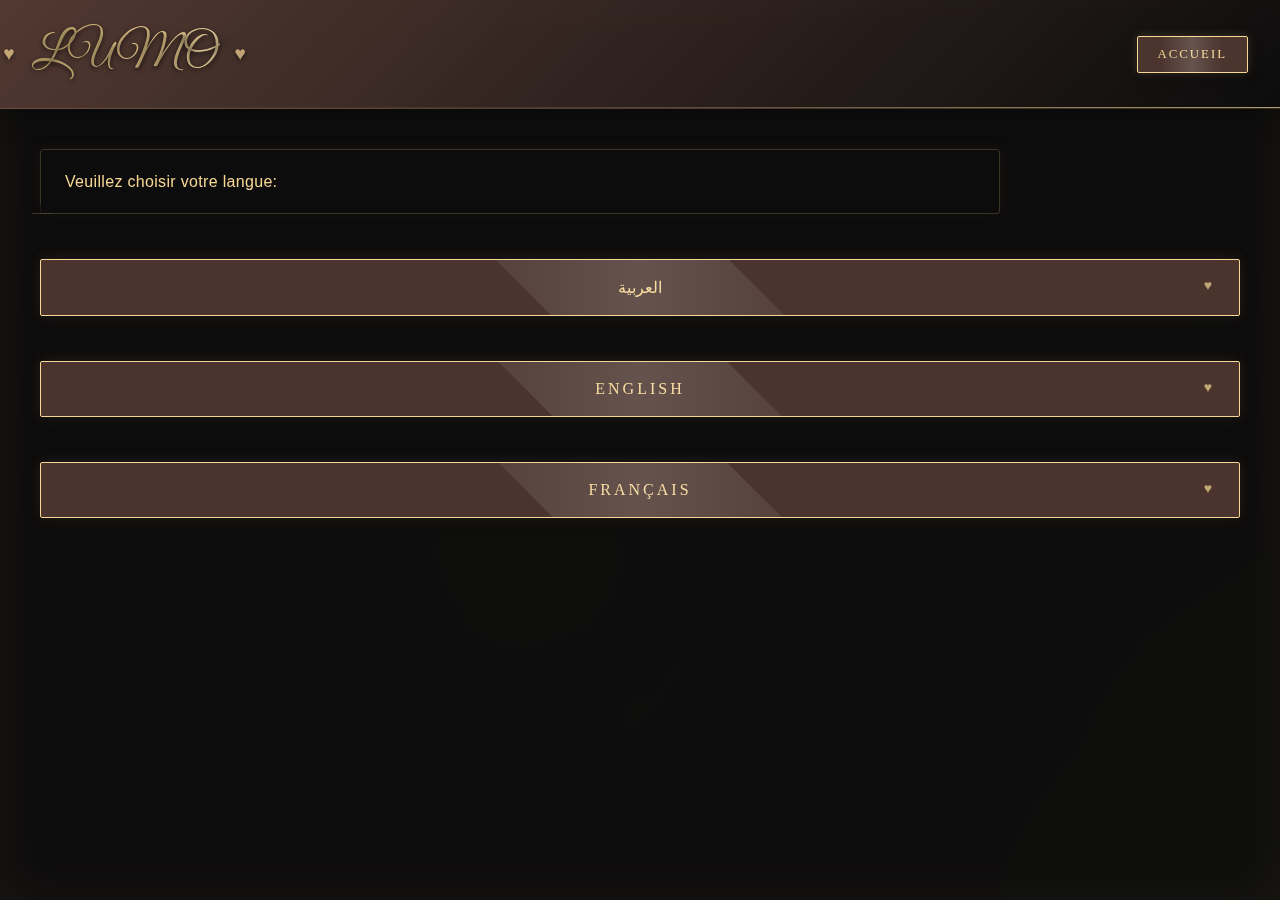
<file: bot2.html>
<!DOCTYPE html>
<html lang="fr" dir="ltr">
<head>
  <meta charset="UTF-8">
  <meta name="viewport" content="width=device-width, initial-scale=1.0">
  <title>مساعد زفاف ذكي</title>
  <link href="https://fonts.googleapis.com/css?family=Great+Vibes|Roboto:400,500&display=swap" rel="stylesheet">
<style>
  :root {
  --primary: #5a3e36; /* Main brown color for buttons and accents */
  --secondary: #7a5a52; /* Slightly lighter brown for hover effect */
  --bg: #0d0d0d; /* Dark background */
  --text: #f7d794; /* Gold text color */
  --header-bg: linear-gradient(135deg, rgba(90, 62, 54, 0.9), rgba(13, 13, 13, 0.95));
  --gold: #f7d794; /* Gold accent color */
  --gold-bright: #ffebc1; /* Brighter gold for highlights */
  --gold-dark: #d4b978; /* Darker gold for shadows */
  --gold-glow: rgba(247, 215, 148, 0.5);
  --gold-glow-light: rgba(247, 215, 148, 0.3);
  --gold-glow-faint: rgba(247, 215, 148, 0.1);

  /* Enhanced 3D variables */
  --depth-shadow: 0 10px 30px rgba(0, 0, 0, 0.5);
  --inner-shadow: inset 0 0 20px rgba(247, 215, 148, 0.15);
  --text-shadow-sm: 0 1px 3px rgba(0, 0, 0, 0.5);
  --text-shadow-lg: 0 2px 5px rgba(0, 0, 0, 0.7);

  /* Transition variables */
  --transition-fast: 300ms cubic-bezier(0.19, 1, 0.22, 1);
  --transition-medium: 500ms cubic-bezier(0.19, 1, 0.22, 1);
  --transition-slow: 800ms cubic-bezier(0.19, 1, 0.22, 1);
  --transition-bounce: 600ms cubic-bezier(0.34, 1.56, 0.64, 1);
}

@import url("https://fonts.googleapis.com/css2?family=Cinzel:wght@400;500;600;700&family=Great+Vibes&family=Montserrat:wght@300;400;500;600;700&display=swap");

* {
  box-sizing: border-box;
  margin: 0;
  padding: 0;
}

body {
  font-family: "Montserrat", sans-serif;
  margin: 0;
  background: var(--bg);
  color: var(--text);
  overflow: hidden;
  position: relative;
  min-height: 100vh;
  letter-spacing: 0.02em;
  font-weight: 300;
  -webkit-font-smoothing: antialiased;
  -moz-osx-font-smoothing: grayscale;
}

/* Enhanced gradient overlay with wedding theme */
body::before {
  content: "";
  position: fixed;
  top: 0;
  left: 0;
  width: 100%;
  height: 100%;
  background-image: radial-gradient(circle at 20% 30%, rgba(90, 62, 54, 0.3) 0%, transparent 50%),
    radial-gradient(circle at 80% 70%, rgba(247, 215, 148, 0.2) 0%, transparent 50%),
    linear-gradient(135deg, rgba(90, 62, 54, 0.2), rgba(247, 215, 148, 0.1));
  z-index: -1;
  animation: backgroundShimmer 20s ease infinite alternate;
  background-size: 200% 200%;
}

@keyframes backgroundShimmer {
  0% {
    opacity: 0.5;
    background-position: 0% 0%;
  }
  50% {
    opacity: 0.7;
    background-position: 100% 100%;
  }
  100% {
    opacity: 0.5;
    background-position: 0% 0%;
  }
}

/* Enhanced particles with wedding theme */
.particles {
  position: fixed;
  top: 0;
  left: 0;
  width: 100%;
  height: 100%;
  z-index: -1;
  overflow: hidden;
  pointer-events: none;
}

.particle {
  position: absolute;
  background-color: rgba(247, 215, 148, 0.4);
  border-radius: 50%;
  animation: particleFloat linear infinite;
  opacity: 0;
}

/* Different particle sizes and animations */
.particle:nth-child(3n) {
  width: 1px;
  height: 1px;
  box-shadow: 0 0 4px 1px rgba(247, 215, 148, 0.4);
}

.particle:nth-child(3n + 1) {
  width: 2px;
  height: 2px;
  box-shadow: 0 0 6px 2px rgba(247, 215, 148, 0.5);
}

.particle:nth-child(3n + 2) {
  width: 3px;
  height: 3px;
  box-shadow: 0 0 8px 2px rgba(247, 215, 148, 0.6);
}

@keyframes particleFloat {
  0% {
    transform: translateY(100vh) translateX(0);
    opacity: 0;
  }
  10% {
    opacity: var(--opacity);
  }
  90% {
    opacity: var(--opacity);
  }
  100% {
    transform: translateY(-20vh) translateX(var(--move-x));
    opacity: 0;
  }
}

/* Subtle noise texture overlay */
body::after {
  content: "";
  position: fixed;
  top: 0;
  left: 0;
  width: 100%;
  height: 100%;
  background-image: url("data:image/svg+xml,%3Csvg viewBox='0 0 200 200' xmlns='http://www.w3.org/2000/svg'%3E%3Cfilter id='noiseFilter'%3E%3CfeTurbulence type='fractalNoise' baseFrequency='0.65' numOctaves='3' stitchTiles='stitch'/%3E%3C/filter%3E%3Crect width='100%25' height='100%25' filter='url(%23noiseFilter)'/%3E%3C/svg%3E");
  opacity: 0.02;
  z-index: -1;
  pointer-events: none;
}

/* Full-Screen Wedding Chat Container */
.chat-box {
  position: fixed;
  top: 0;
  left: 0;
  width: 100%;
  height: 100vh;
  height: 100dvh; /* Dynamic viewport height for mobile */
  background: rgba(13, 13, 13, 0.95);
  backdrop-filter: blur(15px);
  -webkit-backdrop-filter: blur(15px);
  display: flex;
  flex-direction: column;
  overflow: hidden;
  box-shadow: inset 0 0 50px rgba(247, 215, 148, 0.05);
  animation: fadeInChat 1s var(--transition-medium) forwards;
}

@keyframes fadeInChat {
  from {
    opacity: 0;
  }
  to {
    opacity: 1;
  }
}

/* Enhanced Wedding-themed Header */
.chat-header {
  padding: 24px 32px;
  background: var(--header-bg);
  color: var(--gold);
  display: flex;
  justify-content: space-between;
  align-items: center;
  position: relative;
  z-index: 10;
  border-bottom: 1px solid rgba(247, 215, 148, 0.15);
  box-shadow: 0 5px 25px rgba(0, 0, 0, 0.3);
}

/* Enhanced gradient line under the header with wedding theme */
.chat-header::after {
  content: "";
  position: absolute;
  bottom: 0;
  left: 0;
  width: 100%;
  height: 1px;
  background: linear-gradient(
    90deg,
    transparent 0%,
    rgba(247, 215, 148, 0.1) 20%,
    rgba(247, 215, 148, 0.7) 50%,
    rgba(247, 215, 148, 0.1) 80%,
    transparent 100%
  );
  animation: shimmerLine 4s infinite ease-in-out;
  background-size: 200% 100%;
}

@keyframes shimmerLine {
  0% {
    background-position: -100% 0;
  }
  100% {
    background-position: 200% 0;
  }
}

.chat-header span {
  font-family: "Great Vibes", cursive;
  font-weight: 400;
  font-size: 3em;
  color: transparent;
  background: linear-gradient(to right, var(--gold-dark), var(--gold), var(--gold-bright), var(--gold));
  background-size: 200% auto;
  background-clip: text;
  -webkit-background-clip: text;
  text-shadow: var(--text-shadow-lg);
  position: relative;
  letter-spacing: 0.05em;
  animation: textShine 8s linear infinite;
}

@keyframes textShine {
  to {
    background-position: 200% center;
  }
}

/* Wedding-themed decorative elements for header */
.chat-header span::before,
.chat-header span::after {
  content: "♥";
  position: absolute;
  font-family: serif;
  font-size: 0.4em;
  color: var(--gold);
  opacity: 0.7;
  top: 50%;
  transform: translateY(-50%);
}

.chat-header span::before {
  left: -1.5em;
}

.chat-header span::after {
  right: -1.5em;
}

/* Enhanced wedding-themed header buttons */
.header-buttons button {
  background: rgba(90, 62, 54, 0.8);
  border: 1px solid var(--gold);
  color: var(--gold);
  padding: 10px 20px;
  border-radius: 2px;
  cursor: pointer;
  transition: all var(--transition-medium);
  font-weight: 500;
  text-transform: uppercase;
  letter-spacing: 2px;
  font-size: 0.8em;
  position: relative;
  overflow: hidden;
  box-shadow: 0 5px 15px rgba(0, 0, 0, 0.3), 0 0 10px rgba(247, 215, 148, 0.2);
  font-family: "Cinzel", serif;
}

/* Enhanced button shine effect with wedding theme */
.header-buttons button::before {
  content: "";
  position: absolute;
  top: -100%;
  left: -100%;
  width: 300%;
  height: 300%;
  background: linear-gradient(
    45deg,
    transparent 0%,
    transparent 40%,
    rgba(255, 255, 255, 0.15) 50%,
    transparent 60%,
    transparent 100%
  );
  transform: rotate(45deg);
  z-index: 1;
  transition: all var(--transition-medium);
}

/* Button border glow with wedding theme */
.header-buttons button::after {
  content: "";
  position: absolute;
  top: -2px;
  left: -2px;
  right: -2px;
  bottom: -2px;
  border: 1px solid var(--gold);
  opacity: 0;
  transition: all var(--transition-medium);
}

.header-buttons button:hover {
  background: rgba(90, 62, 54, 1);
  color: var(--gold-bright);
  transform: translateY(-3px);
  box-shadow: 0 8px 25px rgba(0, 0, 0, 0.4), 0 0 20px rgba(247, 215, 148, 0.3);
  letter-spacing: 3px;
}

.header-buttons button:hover::before {
  animation: shineEffect 1.5s forwards;
}

.header-buttons button:hover::after {
  opacity: 0.5;
  top: -4px;
  left: -4px;
  right: -4px;
  bottom: -4px;
}

@keyframes shineEffect {
  0% {
    left: -100%;
    top: -100%;
  }
  100% {
    left: 100%;
    top: 100%;
  }
}

.header-buttons button:active {
  transform: translateY(-1px);
  box-shadow: 0 3px 15px rgba(0, 0, 0, 0.3), 0 0 10px rgba(247, 215, 148, 0.2);
}

/* Enhanced Wedding-themed Chat Body */
.chat-body {
  flex: 1;
  padding: 40px;
  overflow-y: auto;
  background: transparent;
  display: flex;
  flex-direction: column;
  gap: 30px;
  scroll-behavior: smooth;
  scrollbar-width: thin;
  scrollbar-color: var(--gold) transparent;
  position: relative;
  perspective: 1000px;
}

/* Enhanced shimmer effect with wedding theme */
.chat-body::before {
  content: "";
  position: absolute;
  top: 0;
  left: -100%;
  width: 100%;
  height: 100%;
  background: linear-gradient(
    90deg,
    transparent 0%,
    rgba(247, 215, 148, 0.02) 25%,
    rgba(247, 215, 148, 0.05) 50%,
    rgba(247, 215, 148, 0.02) 75%,
    transparent 100%
  );
  animation: shimmer 12s infinite ease-in-out;
  pointer-events: none;
  background-size: 200% 100%;
}

@keyframes shimmer {
  0% {
    left: -100%;
  }
  100% {
    left: 100%;
  }
}

/* Enhanced scrollbar with wedding theme */
.chat-body::-webkit-scrollbar {
  width: 6px;
}

.chat-body::-webkit-scrollbar-track {
  background: rgba(13, 13, 13, 0.5);
  border-radius: 10px;
}

.chat-body::-webkit-scrollbar-thumb {
  background: linear-gradient(to bottom, var(--gold-dark), var(--gold), var(--gold-dark));
  border-radius: 10px;
  box-shadow: 0 0 10px rgba(247, 215, 148, 0.3);
}

.chat-body::-webkit-scrollbar-thumb:hover {
  background: linear-gradient(to bottom, var(--gold), var(--gold-bright), var(--gold));
}

/* Enhanced wedding-themed messages */
.message {
  padding: 18px 24px;
  border-radius: 4px;
  max-width: 80%;
  font-size: 1em;
  line-height: 1.7;
  word-wrap: break-word;
  position: relative;
  transform-style: preserve-3d;
  transition: transform var(--transition-medium);
}

/* Bot message with wedding theme */
.bot-message {
  background: rgba(13, 13, 13, 0.7);
  color: var(--gold);
  border: 1px solid rgba(247, 215, 148, 0.2);
  border-bottom-left-radius: 0;
  box-shadow: 0 5px 20px rgba(0, 0, 0, 0.2), 0 0 15px rgba(247, 215, 148, 0.05);
  position: relative;
  animation: fadeInBotMessage var(--transition-medium) forwards;
  transform-origin: left center;
  font-family: "Montserrat", sans-serif;
}

@keyframes fadeInBotMessage {
  from {
    opacity: 0;
    transform: translateX(-20px) translateY(10px);
  }
  to {
    opacity: 1;
    transform: translateX(0) translateY(0);
  }
}

/* Message corner with wedding theme */
.bot-message::before {
  content: "";
  position: absolute;
  bottom: -1px;
  left: -10px;
  width: 20px;
  height: 20px;
  background: rgba(13, 13, 13, 0.7);
  border-left: 1px solid rgba(247, 215, 148, 0.2);
  border-bottom: 1px solid rgba(247, 215, 148, 0.2);
  clip-path: polygon(100% 0, 100% 100%, 0 100%);
}

/* Enhanced shimmer effect for bot messages with wedding theme */
.bot-message::after {
  content: "";
  position: absolute;
  top: 0;
  left: 0;
  width: 100%;
  height: 100%;
  background: linear-gradient(
    90deg,
    transparent 0%,
    rgba(247, 215, 148, 0.05) 25%,
    rgba(247, 215, 148, 0.1) 50%,
    rgba(247, 215, 148, 0.05) 75%,
    transparent 100%
  );
  opacity: 0;
  animation: messageShimmer 5s infinite ease-in-out;
  pointer-events: none;
  background-size: 200% 100%;
  border-radius: 4px;
  border-bottom-left-radius: 0;
}

.bot-message:hover::after {
  opacity: 1;
}

@keyframes messageShimmer {
  0% {
    background-position: -100% 0;
  }
  100% {
    background-position: 200% 0;
  }
}

/* User message with wedding theme */
.user-message {
  background: rgba(90, 62, 54, 0.8);
  color: #ffffff;
  align-self: flex-end;
  border: 1px solid rgba(247, 215, 148, 0.3);
  border-bottom-right-radius: 0;
  box-shadow: 0 5px 20px rgba(0, 0, 0, 0.2), 0 0 15px rgba(247, 215, 148, 0.1);
  text-shadow: 0 1px 3px rgba(0, 0, 0, 0.3);
  animation: fadeInUserMessage var(--transition-medium) forwards;
  transform-origin: right center;
}

@keyframes fadeInUserMessage {
  from {
    opacity: 0;
    transform: translateX(20px) translateY(10px);
  }
  to {
    opacity: 1;
    transform: translateX(0) translateY(0);
  }
}

/* Message corner with wedding theme */
.user-message::before {
  content: "";
  position: absolute;
  bottom: -1px;
  right: -10px;
  width: 20px;
  height: 20px;
  background: rgba(90, 62, 54, 0.8);
  border-right: 1px solid rgba(247, 215, 148, 0.3);
  border-bottom: 1px solid rgba(247, 215, 148, 0.3);
  clip-path: polygon(0 0, 100% 100%, 0 100%);
}

/* Enhanced Wedding-themed Option Buttons */
.option-btn {
  display: block;
  width: 100%;
  padding: 18px 24px;
  border: 1px solid var(--gold);
  border-radius: 2px;
  background: rgba(90, 62, 54, 0.8);
  color: var(--gold);
  font-size: 1em;
  font-weight: 500;
  cursor: pointer;
  transition: all var(--transition-bounce);
  margin-top: 15px;
  position: relative;
  overflow: hidden;
  text-transform: uppercase;
  letter-spacing: 3px;
  box-shadow: 0 5px 20px rgba(0, 0, 0, 0.2), 0 0 15px rgba(247, 215, 148, 0.1);
  animation: buttonPulse 4s infinite;
  font-family: "Cinzel", serif;
  transform-style: preserve-3d;
}

/* Enhanced button shine effect with wedding theme */
.option-btn::before {
  content: "";
  position: absolute;
  top: -100%;
  left: -100%;
  width: 300%;
  height: 300%;
  background: linear-gradient(
    45deg,
    transparent 0%,
    transparent 40%,
    rgba(255, 255, 255, 0.15) 50%,
    transparent 60%,
    transparent 100%
  );
  transform: rotate(45deg);
  z-index: 1;
  transition: all var(--transition-medium);
}

/* Enhanced wedding-themed decorative elements */
.option-btn::after {
  content: "♥";
  position: absolute;
  right: 24px;
  font-size: 14px;
  color: rgba(247, 215, 148, 0.7);
  transition: all var(--transition-medium);
}

/* 3D button depth with wedding theme */
.option-btn .button-depth {
  position: absolute;
  top: 5px;
  left: 0;
  right: 0;
  bottom: -5px;
  background: rgba(90, 62, 54, 0.3);
  transform: translateZ(-10px);
  filter: blur(5px);
  opacity: 0.5;
  transition: all var(--transition-medium);
}

.option-btn:hover {
  background: rgba(90, 62, 54, 1);
  color: var(--gold-bright);
  transform: translateY(-5px) scale(1.02);
  box-shadow: 0 15px 30px rgba(0, 0, 0, 0.3), 0 0 20px rgba(247, 215, 148, 0.2);
  letter-spacing: 4px;
}

.option-btn:hover::before {
  animation: shineEffect 1.5s forwards;
}

.option-btn:hover::after {
  right: 20px;
  transform: scale(1.2);
  color: var(--gold-bright);
}

.option-btn:hover .button-depth {
  opacity: 0.8;
  bottom: -15px;
  filter: blur(10px);
}

.option-btn:active {
  transform: translateY(-2px) scale(0.98);
  box-shadow: 0 8px 20px rgba(0, 0, 0, 0.2), 0 0 15px rgba(247, 215, 148, 0.1);
}

/* Enhanced button pulse animation with wedding theme */
@keyframes buttonPulse {
  0%,
  100% {
    box-shadow: 0 5px 20px rgba(0, 0, 0, 0.2), 0 0 15px rgba(247, 215, 148, 0.1);
    border-color: var(--gold);
  }
  50% {
    box-shadow: 0 5px 25px rgba(0, 0, 0, 0.3), 0 0 25px rgba(247, 215, 148, 0.2);
    border-color: var(--gold-bright);
  }
}

/* Enhanced Container for Initial Options with wedding theme */
#initialOptions {
  display: flex;
  flex-direction: column;
  gap: 20px;
  margin-top: 30px;
  animation: fadeIn 1s ease;
  perspective: 1000px;
}

@keyframes fadeIn {
  from {
    opacity: 0;
    transform: translateY(30px);
  }
  to {
    opacity: 1;
    transform: translateY(0);
  }
}

/* Enhanced Wedding-themed Typing Indicator */
.typing-indicator {
  display: flex;
  gap: 8px;
  align-items: center;
  margin: 20px 0;
  padding-left: 15px;
}

.typing-dot {
  width: 8px;
  height: 8px;
  background: var(--gold);
  border-radius: 50%;
  animation: typingBounce 1.4s infinite;
  opacity: 0.7;
  box-shadow: 0 0 15px rgba(247, 215, 148, 0.5);
}

.typing-dot:nth-child(1) {
  animation-delay: 0s;
}

.typing-dot:nth-child(2) {
  animation-delay: 0.2s;
}

.typing-dot:nth-child(3) {
  animation-delay: 0.4s;
}

@keyframes typingBounce {
  0%,
  100% {
    transform: translateY(0) scale(1);
    box-shadow: 0 0 15px rgba(247, 215, 148, 0.5);
  }
  50% {
    transform: translateY(-10px) scale(1.2);
    box-shadow: 0 0 25px rgba(247, 215, 148, 0.7), 0 0 40px rgba(247, 215, 148, 0.3);
  }
}

/* Enhanced Wedding-themed Input Field */
.email-input {
  width: 100%;
  padding: 18px 24px;
  background: rgba(13, 13, 13, 0.7);
  border: 1px solid rgba(247, 215, 148, 0.3);
  border-radius: 2px;
  font-size: 1em;
  margin-top: 20px;
  transition: all var(--transition-medium);
  outline: none;
  color: var(--gold);
  box-shadow: 0 5px 20px rgba(0, 0, 0, 0.2), 0 0 15px rgba(247, 215, 148, 0.05);
  letter-spacing: 1px;
  font-family: "Montserrat", sans-serif;
  position: relative;
}

.email-input:hover {
  border-color: rgba(247, 215, 148, 0.5);
  box-shadow: 0 5px 25px rgba(0, 0, 0, 0.3), 0 0 20px rgba(247, 215, 148, 0.1);
}

.email-input:focus {
  border-color: var(--gold);
  box-shadow: 0 5px 30px rgba(0, 0, 0, 0.4), 0 0 30px rgba(247, 215, 148, 0.15);
  background: rgba(13, 13, 13, 0.8);
}

/* Enhanced Error Message with wedding theme */
.error-message {
  color: #ff6b6b;
  font-size: 0.9em;
  margin-top: 10px;
  font-weight: 500;
  display: flex;
  align-items: center;
  gap: 10px;
  text-shadow: 0 0 10px rgba(255, 107, 107, 0.4);
  animation: shake 0.5s cubic-bezier(0.36, 0.07, 0.19, 0.97) both;
  letter-spacing: 0.5px;
}

.error-message::before {
  content: "!";
  display: inline-flex;
  align-items: center;
  justify-content: center;
  width: 18px;
  height: 18px;
  background: linear-gradient(to bottom right, #ff6b6b, #ff4757);
  color: white;
  border-radius: 50%;
  font-size: 0.8em;
  font-weight: bold;
  box-shadow: 0 0 15px rgba(255, 107, 107, 0.6);
}

@keyframes shake {
  10%,
  90% {
    transform: translateX(-1px);
  }
  20%,
  80% {
    transform: translateX(2px);
  }
  30%,
  50%,
  70% {
    transform: translateX(-3px);
  }
  40%,
  60% {
    transform: translateX(3px);
  }
}

/* Media queries for responsiveness */
@media (max-width: 768px) {
  .chat-body {
    padding: 25px;
  }

  .message {
    max-width: 90%;
    padding: 15px 20px;
  }

  .chat-header {
    padding: 20px;
  }

  .chat-header span {
    font-size: 2.5em;
  }

  .option-btn {
    padding: 15px 20px;
  }
}

@media (max-width: 480px) {
  .chat-header {
    padding: 15px;
  }

  .chat-header span {
    font-size: 2em;
  }

  .chat-body {
    padding: 20px 15px;
  }

  .message {
    max-width: 95%;
    padding: 12px 16px;
    font-size: 0.95em;
  }

  .option-btn {
    padding: 14px 18px;
    font-size: 0.9em;
    letter-spacing: 2px;
  }

  .option-btn::after {
    right: 15px;
    font-size: 12px;
  }
}


/* Add this script to create enhanced particles dynamically */
/* 
<script>
  // Create particles container
  const particlesContainer = document.createElement('div');
  particlesContainer.className = 'particles';
  document.body.appendChild(particlesContainer);
  
  // Create particles with varied properties
  for (let i = 0; i < 80; i++) {
    const particle = document.createElement('div');
    particle.className = 'particle';
    
    // Random position
    particle.style.left = Math.random() * 100 + 'vw';
    particle.style.top = Math.random() * 100 + 'vh';
    
    // Random animation duration and delay
    const duration = Math.random() * 20 + 15;
    particle.style.animationDuration = duration + 's';
    particle.style.animationDelay = (Math.random() * 10) + 's';
    
    // Random horizontal movement
    const moveX = (Math.random() * 100 - 50) + 'px';
    particle.style.setProperty('--move-x', moveX);
    
    // Random  * 100 - 50) + 'px';
    particle.style.setProperty('--move-x', moveX);
    
    // Random opacity
    const opacity = Math.random() * 0.5 + 0.3;
    particle.style.setProperty('--opacity', opacity);
    
    // Add particle to container
    particlesContainer.appendChild(particle);
  }
  
  // Create new particles when old ones finish animation
  setInterval(() => {
    const particles = document.querySelectorAll('.particle');
    particles.forEach(particle => {
      if (particle.getBoundingClientRect().top < 0) {
        particle.style.left = Math.random() * 100 + 'vw';
        particle.style.top = '100vh';
        
        const duration = Math.random() * 20 + 15;
        particle.style.animationDuration = duration + 's';
        
        const moveX = (Math.random() * 100 - 50) + 'px';
        particle.style.setProperty('--move-x', moveX);
      }
    });
  }, 5000);
  
  // Add subtle parallax effect on mouse move
  document.addEventListener('mousemove', (e) => {
    const moveX = (e.clientX - window.innerWidth / 2) * 0.01;
    const moveY = (e.clientY - window.innerHeight / 2) * 0.01;
    
    particlesContainer.style.transform = `translate(${moveX}px, ${moveY}px)`;
  });
</script>
*/
</style>
</head>
<body>

<div class="chat-box" id="chatBox">
  <div class="chat-header">
    <span id="chatHeaderText">LUMO</span>
    <div class="header-buttons">
      <button id="homeButton">Accueil</button>
    </div>
  </div>
  <div class="chat-body" id="chatBody">
    <!-- Dynamic chat messages and options will be appended here -->
  </div>
</div>

<script>
  // / Create particles container
  const particlesContainer = document.createElement('div');
  particlesContainer.className = 'particles';
  document.body.appendChild(particlesContainer);
  
  // Create particles with varied properties
  for (let i = 0; i < 80; i++) {
    const particle = document.createElement('div');
    particle.className = 'particle';
    
    // Random position
    particle.style.left = Math.random() * 100 + 'vw';
    particle.style.top = Math.random() * 100 + 'vh';
    
    // Random animation duration and delay
    const duration = Math.random() * 20 + 15;
    particle.style.animationDuration = duration + 's';
    particle.style.animationDelay = (Math.random() * 10) + 's';
    
    // Random horizontal movement
    const moveX = (Math.random() * 100 - 50) + 'px';
    particle.style.setProperty('--move-x', moveX);
    
    // Random  * 100 - 50) + 'px';
    particle.style.setProperty('--move-x', moveX);
    
    // Random opacity
    const opacity = Math.random() * 0.5 + 0.3;
    particle.style.setProperty('--opacity', opacity);
    
    // Add particle to container
    particlesContainer.appendChild(particle);
  }
  
  // Create new particles when old ones finish animation
  setInterval(() => {
    const particles = document.querySelectorAll('.particle');
    particles.forEach(particle => {
      if (particle.getBoundingClientRect().top < 0) {
        particle.style.left = Math.random() * 100 + 'vw';
        particle.style.top = '100vh';
        
        const duration = Math.random() * 20 + 15;
        particle.style.animationDuration = duration + 's';
        
        const moveX = (Math.random() * 100 - 50) + 'px';
        particle.style.setProperty('--move-x', moveX);
      }
    });
  }, 5000);
  
  // Add subtle parallax effect on mouse move
  document.addEventListener('mousemove', (e) => {
    const moveX = (e.clientX - window.innerWidth / 2) * 0.01;
    const moveY = (e.clientY - window.innerHeight / 2) * 0.01;
    
    particlesContainer.style.transform = `translate(${moveX}px, ${moveY}px)`;
  });

  // Global variables
  let currentLanguage = null;
  let languagePromptDisplayed = false;
  let weddingPlan = {}; // Object to store wedding game choices

  // Language translations
  const translations = {
    ar: {
      welcome: "🎉 مرحبا! أنا هنا لمساعدتك في تخطيط حفل الزفاف، من أين نبدأ؟",
      header: "LUMO",
      home: "الرئيسية",
      packages: "عرض الباقات",
      designs: "تصميم الدعوات",
      booking: "حجز موعد",
      tips: "نصائح الزفاف",
      faq: "أسئلة شائعة",
      game: "لعبة تنظيم الحفل",
      back: "رجوع",
      packagesMessage: "🎁 لدينا مجموعة مميزة من الباقات!",
      designMessage: "🎨 لدينا العديد من التصاميم الرائعة!",
      bookingMessage: "📅 متى ترغب في مقابلة الاستشاري؟",
      tipsMessage: "📝 إليك بعض النصائح المفيدة!",
      faqMessage: "❓ هل لديك أسئلة؟ إليك بعض الأسئلة الشائعة:",
      chooseLanguage: "من فضلك اختر لغتك:",
      languages: { ar: "العربية", en: "English", fr: "Français" },
      invalidEmail: "❌ الرجاء إدخال بريد إلكتروني صالح."
    },
    en: {
      welcome: "🎉 Hello! I'm here to help you plan your wedding, where do we start?",
      header: "LUMO",
      home: "Home",
      packages: "View Packages",
      designs: "Design Invitations",
      booking: "Book an Appointment",
      tips: "Wedding Tips",
      faq: "FAQs",
      game: "Plan Your Wedding Game",
      back: "Back",
      packagesMessage: "🎁 We have an amazing range of packages!",
      designMessage: "🎨 We have many wonderful designs!",
      bookingMessage: "📅 When would you like to meet with the consultant?",
      tipsMessage: "📝 Here are some helpful tips!",
      faqMessage: "❓ Do you have any questions? Here are some FAQs:",
      chooseLanguage: "Please choose your language:",
      languages: { ar: "العربية", en: "English", fr: "Français" },
      invalidEmail: "❌ Please enter a valid email."
    },
    fr: {
      welcome: "🎉 Bonjour! Je suis ici pour vous aider à planifier votre mariage, par où commencer?",
      header: "LUMO",
      home: "Accueil",
      packages: "Voir les forfaits",
      designs: "Concevoir les invitations",
      booking: "Prendre rendez-vous",
      tips: "Conseils de mariage",
      faq: "FAQ",
      game: "Jeu d'organisation de mariage",
      back: "Retour",
      packagesMessage: "🎁 Nous avons une gamme de forfaits incroyable!",
      designMessage: "🎨 Nous avons de nombreux designs magnifiques!",
      bookingMessage: "📅 Quand souhaitez-vous rencontrer le consultant?",
      tipsMessage: "📝 Voici quelques conseils utiles!",
      faqMessage: "❓ Avez-vous des questions? Voici quelques FAQ:",
      chooseLanguage: "Veuillez choisir votre langue:",
      languages: { ar: "العربية", en: "English", fr: "Français" },
      invalidEmail: "❌ Veuillez saisir un email valide."
    }
  };

  /* Helper: Create and return a button element with provided text and click callback */
  function createOptionButton(text, callback) {
    const btn = document.createElement("button");
    btn.className = "option-btn";
    btn.textContent = text;
    btn.addEventListener("click", () => {
      btn.style.transform = "scale(0.98)";
      setTimeout(() => { btn.style.transform = ""; }, 150);
      callback();
    });
    return btn;
  }

  /* Helper: Add a message to the chat body */
  function addMessage(text, isUser = false, isKey = false) {
    const chatBody = document.getElementById('chatBody');
    const msgDiv = document.createElement('div');
    msgDiv.className = `message ${isUser ? 'user-message' : 'bot-message'}`;
    if (isKey && !currentLanguage) {
      msgDiv.textContent = translations["fr"].chooseLanguage;
      msgDiv.classList.add("language-prompt");
    } else {
      msgDiv.textContent = text;
    }
    chatBody.appendChild(msgDiv);
    chatBody.scrollTop = chatBody.scrollHeight;
  }

  /* Helper: Remove all option buttons from chat body */
  function removeOptionButtons() {
    document.querySelectorAll('#chatBody .option-btn').forEach(btn => btn.remove());
  }

  /* Language selection UI */
  function showLanguageSelection() {
    const chatBody = document.getElementById("chatBody");
    chatBody.innerHTML = "";
    if (!languagePromptDisplayed) {
      addMessage("", false, true);
      languagePromptDisplayed = true;
    }
    const langOptions = translations["fr"].languages;
    Object.keys(langOptions).forEach(lang => {
      const btn = createOptionButton(langOptions[lang], () => selectLanguage(lang));
      chatBody.appendChild(btn);
    });
  }

  /* Set the selected language and update header texts */
  function selectLanguage(lang) {
    currentLanguage = lang;
    document.documentElement.lang = lang;
    document.documentElement.dir = (lang === 'ar') ? 'rtl' : 'ltr';
    document.getElementById('chatHeaderText').textContent = translations[lang].header;
    document.getElementById('homeButton').textContent = translations[lang].home;
    // Remove any language prompt messages
    document.querySelectorAll('.language-prompt').forEach(el => el.remove());
    removeOptionButtons();
    addMessage(translations[lang].welcome);
    showInitialOptions();
  }

  /* Reset language selection */
  function goHome() {
    currentLanguage = null;
    languagePromptDisplayed = false;
    document.getElementById('chatHeaderText').textContent = translations["fr"].header;
    document.getElementById('homeButton').textContent = translations["fr"].home;
    document.getElementById("chatBody").innerHTML = "";
    showLanguageSelection();
  }

  /* Show initial options for the chatbot */
  function showInitialOptions() {
    const chatBody = document.getElementById('chatBody');
    const optionsDiv = document.createElement("div");
    optionsDiv.id = "initialOptions";
    optionsDiv.appendChild(createOptionButton(translations[currentLanguage].packages, showPackages));
    optionsDiv.appendChild(createOptionButton(translations[currentLanguage].designs, showDesigns));
    optionsDiv.appendChild(createOptionButton(translations[currentLanguage].booking, startBooking));
    optionsDiv.appendChild(createOptionButton(translations[currentLanguage].tips, showTips));
    optionsDiv.appendChild(createOptionButton(translations[currentLanguage].faq, askAboutWedding));
    optionsDiv.appendChild(createOptionButton(translations[currentLanguage].game, planWeddingGame));
    optionsDiv.appendChild(createOptionButton(translations[currentLanguage].back, goHome));
    chatBody.appendChild(optionsDiv);
  }

  /* Typing Indicator */
  function showTypingIndicator() {
    const typingDiv = document.createElement('div');
    typingDiv.className = 'typing-indicator';
    typingDiv.innerHTML = '<div class="typing-dot"></div><div class="typing-dot"></div><div class="typing-dot"></div>';
    document.getElementById('chatBody').appendChild(typingDiv);
  }
  function hideTypingIndicator() {
    const typingDiv = document.querySelector('.typing-indicator');
    if (typingDiv) typingDiv.remove();
  }

  /* Packages section */
  function showPackages() {
    showTypingIndicator();
    setTimeout(() => {
      hideTypingIndicator();
      addMessage(translations[currentLanguage].packagesMessage);
      const packages = {
        ar: [
          '🎀 الباقة الأساسية - 5000 د.ج',
          '🎀 الباقة الفاخرة - 8000 د.ج',
          '🎀 الباقة الملكية - 12000 د.ج'
        ],
        en: [
          '🎀 Basic Package - 5000 DZD',
          '🎀 Premium Package - 8000 DZD',
          '🎀 Royal Package - 12000 DZD'
        ],
        fr: [
          '🎀 Forfait de base - 5000 DZD',
          '🎀 Forfait premium - 8000 DZD',
          '🎀 Forfait royal - 12000 DZD'
        ]
      };
      packages[currentLanguage].forEach(pkg => {
        const btn = createOptionButton(pkg, () => selectPackage(pkg));
        document.getElementById('chatBody').appendChild(btn);
      });
    }, 1000);
  }
  function selectPackage(pkg) {
    addMessage(pkg.split(' - ')[0], true);
    const responses = {
      ar: [
        `💌 ممتاز! سنقوم بإرسال تفاصيل ${pkg} لبريدك الإلكتروني.`,
        `📧 رائع! استعد لاستلام تفاصيل ${pkg} على بريدك الإلكتروني.`,
        `✅ تم اختيار ${pkg.split(' - ')[0]}! ستصلك التفاصيل قريباً.`
      ],
      en: [
        `💌 Great! We'll send the details of ${pkg} to your email.`,
        `📧 Awesome! Get ready to receive details of ${pkg} in your email.`,
        `✅ You selected ${pkg.split(' - ')[0]}! Details will follow soon.`
      ],
      fr: [
        `💌 Super! Nous enverrons les détails de ${pkg} à votre email.`,
        `📧 Génial! Préparez-vous à recevoir les détails de ${pkg} par email.`,
        `✅ Vous avez choisi ${pkg.split(' - ')[0]}! Les détails suivront bientôt.`
      ]
    };
    addMessage(getRandomItem(responses[currentLanguage]));
    addMessage(
      currentLanguage === 'ar'
        ? '📧 الرجاء إدخال بريدك الإلكتروني:'
        : currentLanguage === 'en'
        ? '📧 Please enter your email:'
        : '📧 Veuillez saisir votre email:'
    );
    const input = document.createElement('input');
    input.type = 'email';
    input.placeholder = 'example@email.com';
    input.className = 'email-input';
    input.addEventListener('keypress', (e) => {
      if (e.key === 'Enter') {
        if (!validateEmail(input.value)) {
          showError(translations[currentLanguage].invalidEmail);
        } else {
          clearError();
          confirmEmail(input.value);
          input.remove();
        }
      }
    });
    document.getElementById('chatBody').appendChild(input);
  }
  function validateEmail(email) {
    const regex = /\S+@\S+\.\S+/;
    return regex.test(email);
  }
  function showError(message) {
    clearError();
    const errorDiv = document.createElement('div');
    errorDiv.className = 'error-message';
    errorDiv.textContent = message;
    document.getElementById('chatBody').appendChild(errorDiv);
  }
  function clearError() {
    document.querySelectorAll('.error-message').forEach(el => el.remove());
  }
  function confirmEmail(email) {
    addMessage(email, true);
    const responses = {
      ar: [
        '✅ تم الإرسال! ستستلم التفاصيل خلال دقائق.',
        '📬 بريدك تم تأكيده وسيصلك كل جديد قريباً.'
      ],
      en: [
        '✅ Sent! You will receive the details shortly.',
        '📬 Your email has been confirmed. Stay tuned for updates.'
      ],
      fr: [
        '✅ Envoyé! Vous recevrez les détails sous peu.',
        '📬 Votre email a été confirmé. Restez à l’écoute pour plus d’informations.'
      ]
    };
    addMessage(getRandomItem(responses[currentLanguage]));
  }
  /* Designs section */
  function showDesigns() {
    showTypingIndicator();
    setTimeout(() => {
      hideTypingIndicator();
      addMessage(translations[currentLanguage].designMessage);
      const designs = {
        ar: ['🖼️ تصميم كلاسيكي', '🖼️ تصميم عصري', '🖼️ تصميم مخصص'],
        en: ['🖼️ Classic Design', '🖼️ Modern Design', '🖼️ Custom Design'],
        fr: ['🖼️ Design classique', '🖼️ Design moderne', '🖼️ Design personnalisé']
      };
      designs[currentLanguage].forEach(design => {
        const btn = createOptionButton(design, () => selectDesign(design));
        document.getElementById('chatBody').appendChild(btn);
      });
    }, 1000);
  }
  function selectDesign(design) {
    addMessage(design, true);
    const responses = {
      ar: [
        '✨ سنقوم بتصميم نموذج مبدئي خلال 24 ساعة!',
        '🚀 تصميمك المبدئي في الطريق خلال يومين!'
      ],
      en: [
        '✨ Your prototype will be ready within 24 hours!',
        '🚀 Your design is on its way and will be ready in two days!'
      ],
      fr: [
        '✨ Votre prototype sera prêt sous 24 heures!',
        '🚀 Votre design est en route et sera prêt en deux jours!'
      ]
    };
    addMessage(getRandomItem(responses[currentLanguage]));
  }
  /* Booking section */
  function startBooking() {
    showTypingIndicator();
    setTimeout(() => {
      hideTypingIndicator();
      addMessage(translations[currentLanguage].bookingMessage);
      const dates = {
        ar: ['غدًا', 'بعد غد', 'الأسبوع القادم'],
        en: ['Tomorrow', 'The day after tomorrow', 'Next week'],
        fr: ['Demain', 'Après-demain', 'La semaine prochaine']
      };
      dates[currentLanguage].forEach(date => {
        const btn = createOptionButton(date, () => confirmDate(date));
        document.getElementById('chatBody').appendChild(btn);
      });
    }, 1000);
  }
  function confirmDate(date) {
    addMessage(date, true);
    const responses = {
      ar: [
        `🕒 تم الحجز! سنتواصل معك في ${date} الساعة 4 مساءً.`,
        `📆 موعدك مع الاستشاري في ${date} تم تأكيده.`
      ],
      en: [
        `🕒 Booked! We will contact you on ${date} at 4 PM.`,
        `📆 Your appointment with the consultant on ${date} is confirmed.`
      ],
      fr: [
        `🕒 Réservé! Nous vous contacterons ${date} à 16h.`,
        `📆 Votre rendez-vous avec le consultant ${date} est confirmé.`
      ]
    };
    addMessage(getRandomItem(responses[currentLanguage]));
  }
  /* Wedding Tips section */
  function showTips() {
    showTypingIndicator();
    setTimeout(() => {
      hideTypingIndicator();
      addMessage(translations[currentLanguage].tipsMessage);
      const tips = {
        ar: [
          "🎊 تأكد من تحديد ميزانية واضحة لحفل الزفاف.",
          "🎊 قم بإنشاء قائمة الضيوف مبكرًا لتسهيل التخطيط.",
          "🎊 اختر مكانًا يناسب عدد الضيوف والميزانية.",
          "🎊 لا تنسى توثيق اللحظات الجميلة مع مصور محترف."
        ],
        en: [
          "🎊 Make sure to set a clear budget for your wedding.",
          "🎊 Create your guest list early to ease planning.",
          "🎊 Choose a venue that fits your guest count and budget.",
          "🎊 Don’t forget to capture beautiful moments with a professional photographer."
        ],
        fr: [
          "🎊 Assurez-vous de définir un budget clair pour votre mariage.",
          "🎊 Établissez votre liste d'invités tôt pour faciliter l'organisation.",
          "🎊 Choisissez un lieu qui correspond au nombre d'invités et au budget.",
          "🎊 N'oubliez pas de capturer les moments précieux avec un photographe professionnel."
        ]
      };
      tips[currentLanguage].forEach(tip => addMessage(tip));
    }, 1000);
  }
  /* FAQ section */
  function askAboutWedding() {
    showTypingIndicator();
    setTimeout(() => {
      hideTypingIndicator();
      addMessage(translations[currentLanguage].faqMessage);
      const questions = {
        ar: [
          "ما هي أفضل الباقات المتاحة؟",
          "كيف يمكنني حجز موعد؟",
          "ما هي خيارات تصميم الدعوات؟"
        ],
        en: [
          "What are the best available packages?",
          "How do I book an appointment?",
          "What are the invitation design options?"
        ],
        fr: [
          "Quels sont les meilleurs forfaits disponibles?",
          "Comment puis-je prendre rendez-vous?",
          "Quelles sont les options de conception des invitations?"
        ]
      };
      questions[currentLanguage].forEach(question => {
        const btn = createOptionButton(question, () => respondToQuestion(question));
        document.getElementById('chatBody').appendChild(btn);
      });
    }, 1000);
  }
  function respondToQuestion(question) {
    addMessage(question, true);
    let response = "";
    if (question === (currentLanguage === 'ar' ? "ما هي أفضل الباقات المتاحة؟" : currentLanguage === 'en' ? "What are the best available packages?" : "Quels sont les meilleurs forfaits disponibles?")) {
      response = currentLanguage === 'ar'
        ? getRandomItem(["🎁 لدينا ثلاث باقات: الأساسية، الفاخرة، والملكية. يمكنك اختيار ما يناسبك!", "🎉 خياراتنا متنوعة لتلبية احتياجاتك، اختر من الباقات الأساسية والفاخرة والملكية."])
        : currentLanguage === 'en'
        ? getRandomItem(["🎁 We offer three packages: Basic, Premium, and Royal. Choose the one that suits you best!", "🎉 Our options are varied to meet your needs. Select from Basic, Premium, or Royal packages."])
        : getRandomItem(["🎁 Nous proposons trois forfaits : de base, premium et royal. Choisissez celui qui vous convient le mieux!", "🎉 Nos options sont variées pour répondre à vos besoins, choisissez parmi les forfaits de base, premium ou royal."]);
    } else if (question === (currentLanguage === 'ar' ? "كيف يمكنني حجز موعد؟" : currentLanguage === 'en' ? "How do I book an appointment?" : "Comment puis-je prendre rendez-vous?")) {
      response = currentLanguage === 'ar'
        ? getRandomItem(["📅 يمكنك حجز موعد من خلال الضغط على زر 'حجز موعد' واختيار التاريخ.", "⏰ حجز الموعد سهل، فقط اضغط على 'حجز موعد' واتبع التعليمات."])
        : currentLanguage === 'en'
        ? getRandomItem(["📅 You can book an appointment by clicking the 'Book an Appointment' button and selecting a date.", "⏰ Booking is easy, just click 'Book an Appointment' and follow the instructions."])
        : getRandomItem(["📅 Vous pouvez prendre rendez-vous en cliquant sur 'Prendre rendez-vous' et en sélectionnant une date.", "⏰ La réservation est simple, cliquez sur 'Prendre rendez-vous' et suivez les instructions."]);
    } else if (question === (currentLanguage === 'ar' ? "ما هي خيارات تصميم الدعوات؟" : currentLanguage === 'en' ? "What are the invitation design options?" : "Quelles sont les options de conception des invitations?")) {
      response = currentLanguage === 'ar'
        ? getRandomItem(["🎨 لدينا تصاميم كلاسيكية، عصرية، ومخصصة حسب رغبتك.", "🖌️ خيارات تصميم الدعوات لدينا تشمل النمط الكلاسيكي والعصري، ويمكن تخصيصها بالكامل."])
        : currentLanguage === 'en'
        ? getRandomItem(["🎨 We offer Classic, Modern, and Custom invitation designs.", "🖌️ Our invitation design options include Classic and Modern styles, fully customizable."])
        : getRandomItem(["🎨 Nous proposons des designs classiques, modernes et personnalisés.", "🖌️ Nos options de conception des invitations incluent des styles classiques et modernes, entièrement personnalisables."]);
    } else {
      response = currentLanguage === 'ar'
        ? "🤔 عذرًا، لا أستطيع مساعدتك في ذلك."
        : currentLanguage === 'en'
        ? "🤔 Sorry, I can't assist with that."
        : "🤔 Désolé, je ne peux pas vous aider avec cela.";
    }
    addMessage(response);
  }
  /* Wedding Game: Interactive wedding planning */
  function planWeddingGame() {
    weddingPlan = {};
    addMessage(
      currentLanguage === 'ar'
        ? "🎮 مرحبًا بك في لعبة تنظيم حفل الزفاف التفاعلية!"
        : currentLanguage === 'en'
        ? "🎮 Welcome to the interactive wedding planning game!"
        : "🎮 Bienvenue dans le jeu interactif d'organisation de mariage!"
    );
    addMessage(
      currentLanguage === 'ar'
        ? "لنبدأ أولاً، اختر المكان المثالي لإقامة الحفل:"
        : currentLanguage === 'en'
        ? "Let's start by choosing the perfect venue for the wedding:"
        : "Commençons par choisir le lieu idéal pour le mariage:"
    );
    removeOptionButtons();
    const venues = {
      ar: ["قاعة فخمة", "حديقة رومانسية", "شاطئ البحر", "فندق خمس نجوم"],
      en: ["Luxurious Hall", "Romantic Garden", "Beachside", "Five Star Hotel"],
      fr: ["Salle luxueuse", "Jardin romantique", "Bord de mer", "Hôtel cinq étoiles"]
    };
    venues[currentLanguage].forEach(venue => {
      const btn = createOptionButton(venue, () => selectVenue(venue));
      document.getElementById('chatBody').appendChild(btn);
    });
  }
  function selectVenue(venue) {
    weddingPlan.venue = venue;
    addMessage(`${currentLanguage === 'ar' ? "لقد اخترت:" : currentLanguage === 'en' ? "You chose:" : "Vous avez choisi:"} ${venue}`, true);
    removeOptionButtons();
    addMessage(
      currentLanguage === 'ar'
        ? "الآن اختر لون الديكور المفضل:"
        : currentLanguage === 'en'
        ? "Now choose your preferred decor color:"
        : "Choisissez maintenant la couleur de décoration préférée:"
    );
    const decors = {
      ar: ["وردي", "أزرق", "ذهبي", "أخضر"],
      en: ["Pink", "Blue", "Gold", "Green"],
      fr: ["Rose", "Bleu", "Doré", "Vert"]
    };
    decors[currentLanguage].forEach(decor => {
      const btn = createOptionButton(decor, () => selectDecor(decor));
      document.getElementById('chatBody').appendChild(btn);
    });
  }
  function selectDecor(decor) {
    weddingPlan.decor = decor;
    addMessage(`${currentLanguage === 'ar' ? "لقد اخترت:" : currentLanguage === 'en' ? "You chose:" : "Vous avez choisi:"} ${decor}`, true);
    removeOptionButtons();
    addMessage(
      currentLanguage === 'ar'
        ? "اختر نوع الكعكة لليلة الزفاف:"
        : currentLanguage === 'en'
        ? "Choose the type of wedding cake:"
        : "Choisissez le type de gâteau de mariage:"
    );
    const cakes = {
      ar: ["كعكة تقليدية", "كعكة حديثة", "كعكة الفواكه", "كعكة الشوكولاتة"],
      en: ["Traditional Cake", "Modern Cake", "Fruit Cake", "Chocolate Cake"],
      fr: ["Gâteau traditionnel", "Gâteau moderne", "Gâteau aux fruits", "Gâteau au chocolat"]
    };
    cakes[currentLanguage].forEach(cake => {
      const btn = createOptionButton(cake, () => selectCake(cake));
      document.getElementById('chatBody').appendChild(btn);
    });
  }
  function selectCake(cake) {
    weddingPlan.cake = cake;
    addMessage(`${currentLanguage === 'ar' ? "لقد اخترت:" : currentLanguage === 'en' ? "You chose:" : "Vous avez choisi:"} ${cake}`, true);
    removeOptionButtons();
    displayWeddingPlan();
  }
  function displayWeddingPlan() {
    addMessage(
      currentLanguage === 'ar'
        ? "✨ إليك خطة زفافك المثالية:"
        : currentLanguage === 'en'
        ? "✨ Here is your ideal wedding plan:"
        : "✨ Voici votre plan de mariage idéal:"
    );
    addMessage(`${currentLanguage === 'ar' ? "المكان:" : currentLanguage === 'en' ? "Venue:" : "Lieu:"} ${weddingPlan.venue}`);
    addMessage(`${currentLanguage === 'ar' ? "الديكور:" : currentLanguage === 'en' ? "Decor:" : "Décor:"} ${weddingPlan.decor}`);
    addMessage(`${currentLanguage === 'ar' ? "الكعكة:" : currentLanguage === 'en' ? "Cake:" : "Gâteau:"} ${weddingPlan.cake}`);
    addMessage(
      currentLanguage === 'ar'
        ? "🎉 تهانينا! لقد قمت بتنظيم حفل زفاف أحلامك!"
        : currentLanguage === 'en'
        ? "🎉 Congratulations! You've planned your dream wedding!"
        : "🎉 Félicitations! Vous avez planifié le mariage de vos rêves!"
    );
  }
  document.getElementById("homeButton").addEventListener("click", goHome);
  // When the site refreshes, display the language selection screen as the main page.
  window.addEventListener('DOMContentLoaded', () => {
    showLanguageSelection();
  });
  // Helper function to get a random item from an array.
  function getRandomItem(arr) {
    return arr[Math.floor(Math.random() * arr.length)];
  }
</script>

</body>
</html>
</file>
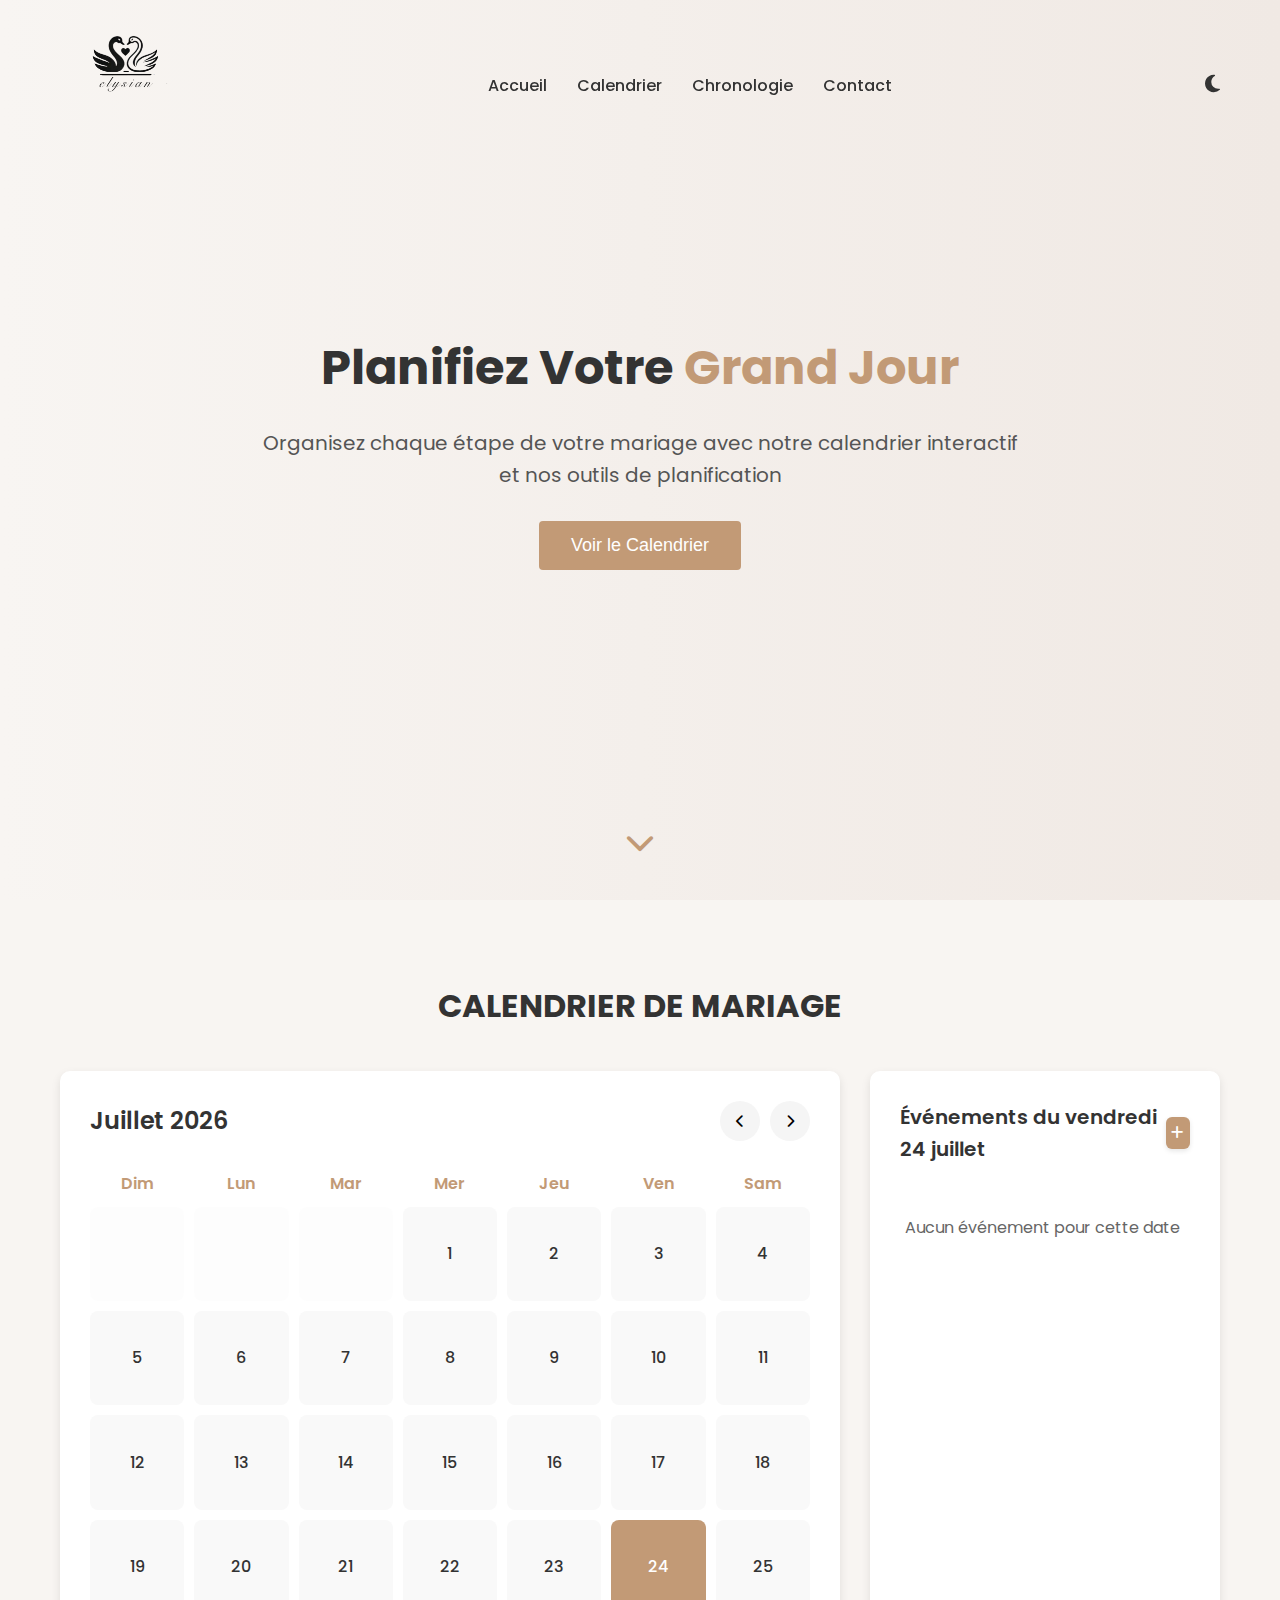
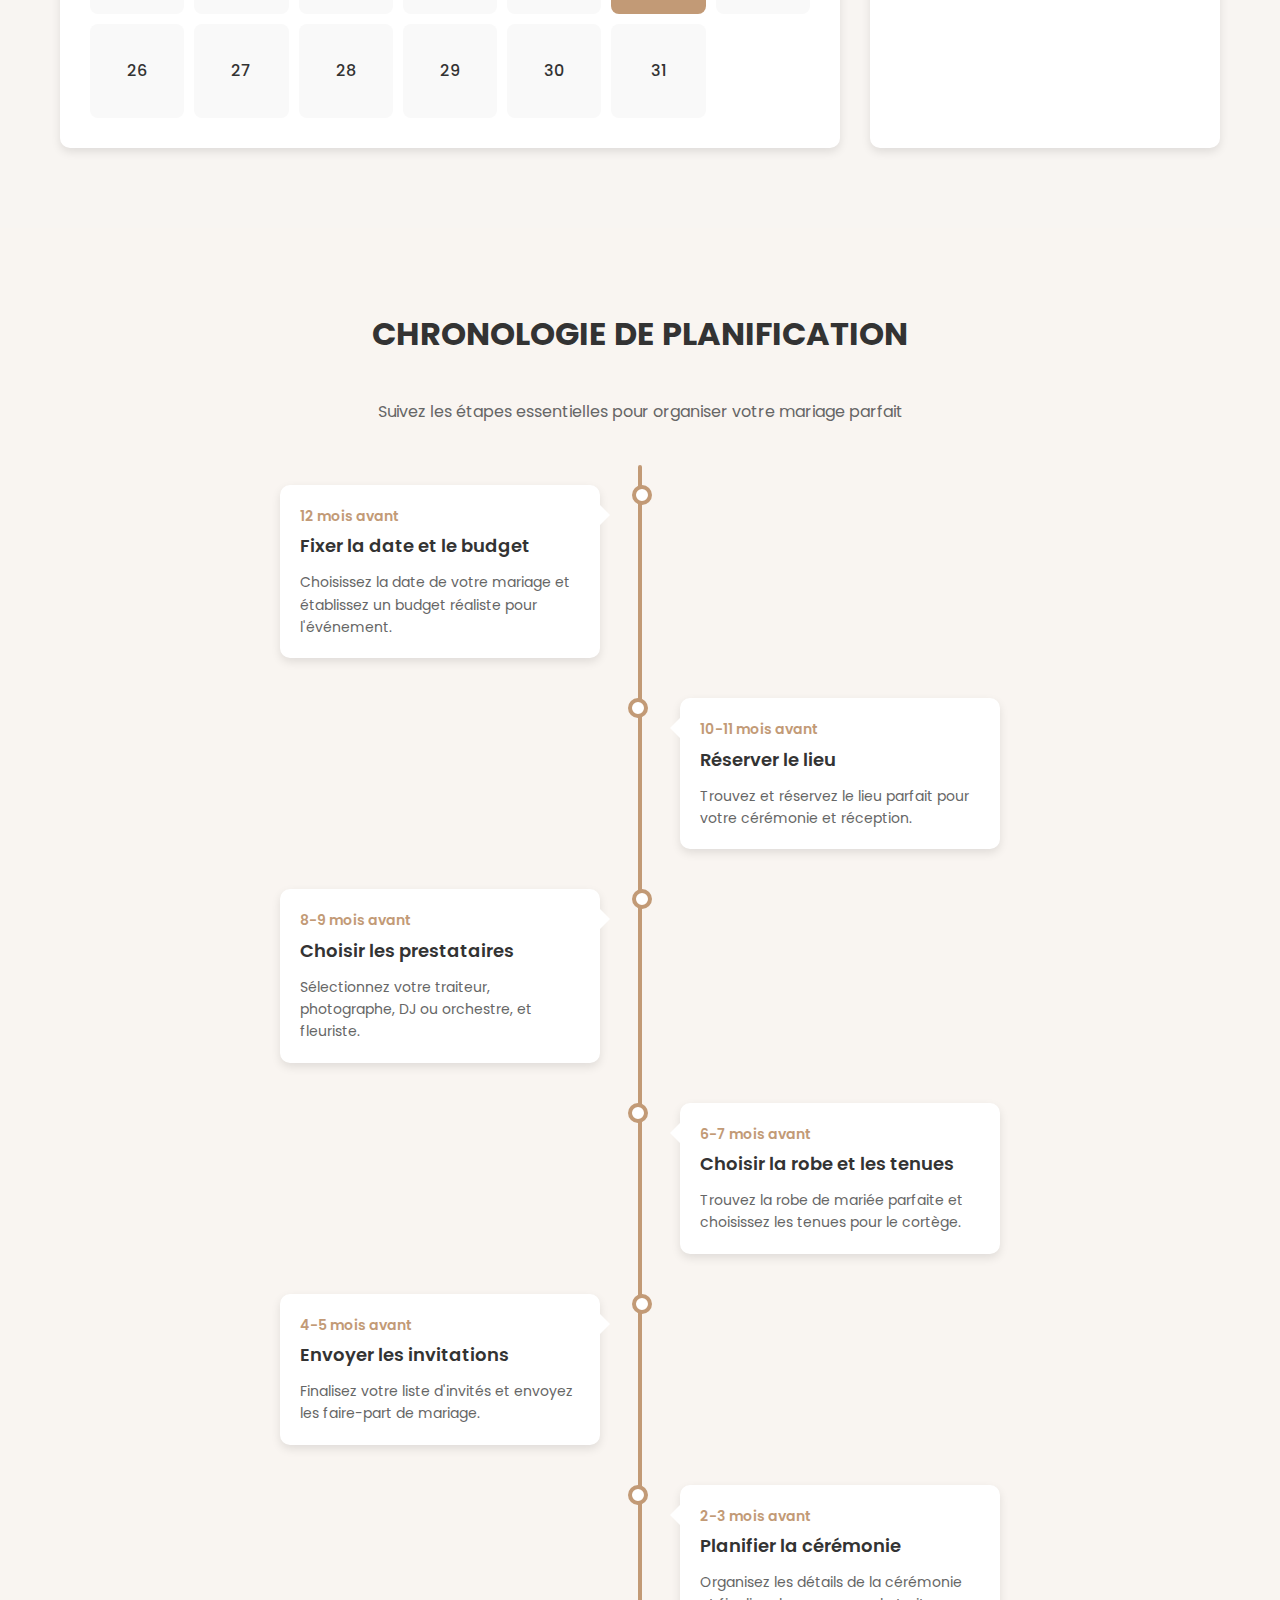
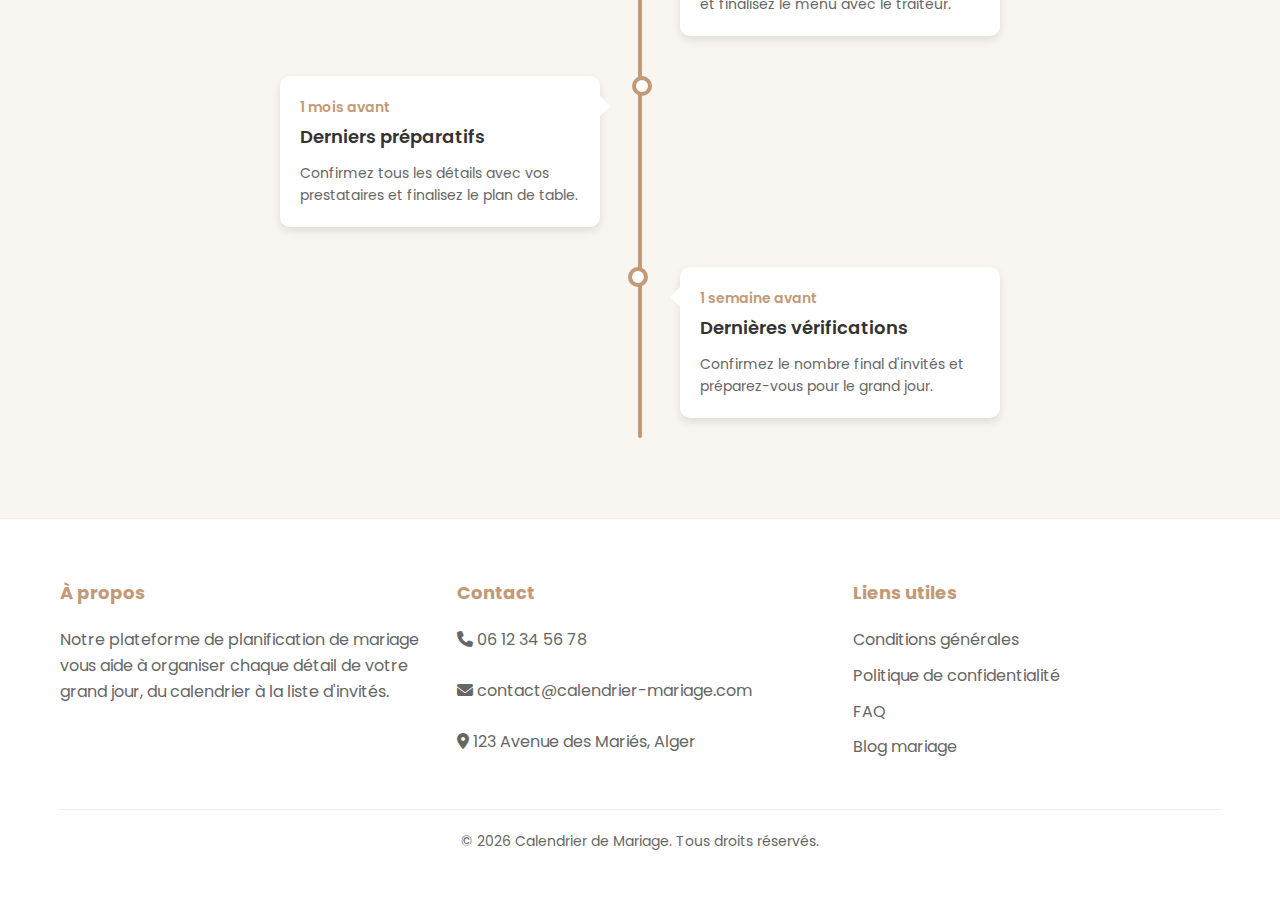
<file: calendrier.html>
<!DOCTYPE html>
<html lang="fr">
<head>
  <meta charset="UTF-8">
  <meta name="viewport" content="width=device-width, initial-scale=1.0">
  <title>Calendrier de Mariage - Planifiez Votre Jour Spécial</title>
  <link rel="stylesheet" href="https://fonts.googleapis.com/css2?family=Poppins:wght@400;500;600;700&display=swap">
  <link rel="stylesheet" href="https://cdnjs.cloudflare.com/ajax/libs/font-awesome/6.4.0/css/all.min.css">
  <style>
    /* Reset and base styles */
    *, *::before, *::after {
      box-sizing: border-box;
      margin: 0;
      padding: 0;
    }
    .header-logo {
  /* shrink it just slightly */
  width: 130px;      /* or whatever feels right */
  height: auto;

  /* keep your border if you like */
  /* border-radius: 50%;
  border: 2px solid #c29a76; */
  padding: 2px;

  /* ensure drop-shadow hugs the opaque parts */
  display: inline-block;

  /* layer a small, subtle neon glow */
  /* filter:
    drop-shadow(0 0 1px #c29a76)
    drop-shadow(0 0 2px #c29a76)
    drop-shadow(0 0 4px rgba(194,154,118,0.8))
    drop-shadow(0 0 6px rgba(194,154,118,0.6)); */
}

    html {
      scroll-behavior: smooth;
    }

    body {
      font-family: 'Poppins', sans-serif;
      background-color: #f8f5f2;
      color: #333;
      line-height: 1.6;
      transition: background-color 0.5s ease, color 0.5s ease;
    }

    body.dark-mode {
      background-color: #2c2c2c;
      color: white;
    }

    a {
      text-decoration: none;
      color: inherit;
    }

    ul {
      list-style: none;
    }

    img {
      max-width: 100%;
      height: auto;
    }

    .container {
      width: 100%;
      max-width: 1200px;
      margin: 0 auto;
      padding: 0 20px;
    }

    /* Header */
    header {
      position: fixed;
      top: 0;
      left: 0;
      right: 0;
      z-index: 50;
      transition: all 0.3s;
      padding: 15px 0;
    }

    header.scrolled {
      background-color: white;
      box-shadow: 0 2px 10px rgba(0, 0, 0, 0.1);
      padding: 10px 0;
    }

    body.dark-mode header.scrolled {
      background-color: #333;
      box-shadow: 0 2px 10px rgba(0, 0, 0, 0.3);
    }

    .header-container {
      display: flex;
      justify-content: space-between;
      align-items: center;
    }

    .logo {
      font-size: 24px;
      font-weight: bold;
      color: #c29a76;
    }

    .nav-desktop {
      display: flex;
      gap: 30px;
    }

    .nav-desktop a, .dropdown-toggle {
      color: #333;
      font-weight: 500;
      transition: color 0.3s;
      cursor: pointer;
    }

    body.dark-mode .nav-desktop a, 
    body.dark-mode .dropdown-toggle {
      color: #fff;
    }

    .nav-desktop a:hover, .dropdown-toggle:hover {
      color: #c29a76;
    }

    .dropdown {
      position: relative;
    }

    .dropdown-content {
      display: none;
      position: absolute;
      top: 100%;
      left: 0;
      background-color: white;
      min-width: 180px;
      box-shadow: 0 8px 16px rgba(0, 0, 0, 0.1);
      border-radius: 4px;
      padding: 8px 0;
      z-index: 1;
      margin-top: 10px;
    }

    body.dark-mode .dropdown-content {
      background-color: #333;
      box-shadow: 0 8px 16px rgba(0, 0, 0, 0.3);
    }

    .dropdown-content a {
      display: block;
      padding: 8px 16px;
      transition: background-color 0.3s;
    }

    .dropdown-content a:hover {
      background-color: #f5f5f5;
      color: #c29a76;
    }

    body.dark-mode .dropdown-content a:hover {
      background-color: #444;
    }

    .dropdown.active .dropdown-content {
      display: block;
    }

    .cart-icon, .menu-toggle, .theme-toggle {
      font-size: 20px;
      color: #333;
      cursor: pointer;
      transition: color 0.3s;
      margin-left: 15px;
      background: none;
      border: none;
    }

    body.dark-mode .cart-icon, 
    body.dark-mode .menu-toggle,
    body.dark-mode .theme-toggle {
      color: #fff;
    }

    .cart-icon:hover, .menu-toggle:hover, .theme-toggle:hover {
      color: #c29a76;
    }

    .menu-toggle {
      display: none;
    }

    .mobile-nav {
      display: none;
      padding: 15px 0;
      border-top: 1px solid #eee;
      margin-top: 15px;
    }

    body.dark-mode .mobile-nav {
      border-top: 1px solid #444;
    }

    .mobile-nav a, .mobile-dropdown-toggle {
      display: block;
      padding: 10px 0;
      color: #333;
      font-weight: 500;
      transition: color 0.3s;
      cursor: pointer;
    }

    body.dark-mode .mobile-nav a, 
    body.dark-mode .mobile-dropdown-toggle {
      color: #fff;
    }

    .mobile-nav a:hover, .mobile-dropdown-toggle:hover {
      color: #c29a76;
    }

    .mobile-dropdown-content {
      display: none;
      padding-left: 20px;
    }

    .mobile-dropdown-content a {
      padding: 8px 0;
    }

    .mobile-dropdown.active .mobile-dropdown-content {
      display: block;
    }

    /* Hero section */
    .hero {
      position: relative;
      height: 100vh;
      display: flex;
      align-items: center;
      justify-content: center;
      background: linear-gradient(to right, #f8f5f2, #f0e9e4);
      overflow: hidden;
      margin-top: 0;
    }

    body.dark-mode .hero {
      background: linear-gradient(to right, #2c2c2c, #222);
    }

    .hero-bg {
      position: absolute;
      inset: 0;
      background-image: url('https://source.unsplash.com/random/1920x1080/?wedding,calendar');
      background-size: cover;
      background-position: center;
      opacity: 0.2;
    }

    .hero-content {
      text-align: center;
      position: relative;
      z-index: 1;
      max-width: 800px;
      padding: 0 20px;
    }

    .hero h1 {
      font-size: 48px;
      font-weight: bold;
      color: #333;
      margin-bottom: 20px;
    }

    body.dark-mode .hero h1 {
      color: #fff;
    }

    .hero h1 span {
      color: #c29a76;
    }

    .hero p {
      font-size: 20px;
      color: #555;
      margin-bottom: 30px;
    }

    body.dark-mode .hero p {
      color: #ccc;
    }

    .btn {
      display: inline-flex;
      align-items: center;
      justify-content: center;
      padding: 12px 30px;
      background-color: #c29a76;
      color: white;
      font-weight: 500;
      border-radius: 4px;
      transition: background-color 0.3s;
      border: none;
      cursor: pointer;
    }

    .btn:hover {
      background-color: #a87f5e;
    }

    .btn-lg {
      padding: 14px 32px;
      font-size: 18px;
    }

    .scroll-down {
      position: absolute;
      bottom: 40px;
      left: 50%;
      transform: translateX(-50%);
      color: #c29a76;
      font-size: 30px;
      cursor: pointer;
      animation: bounce 2s infinite;
      background: none;
      border: none;
    }

    @keyframes bounce {
      0%, 20%, 50%, 80%, 100% {
        transform: translateY(0) translateX(-50%);
      }
      40% {
        transform: translateY(-20px) translateX(-50%);
      }
      60% {
        transform: translateY(-10px) translateX(-50%);
      }
    }

    /* Calendar section */
    .calendar-section {
      padding: 80px 0;
      scroll-margin-top: 80px;
    }

    .calendar-section h2 {
      text-align: center;
      font-size: 32px;
      font-weight: bold;
      color: #333;
      margin-bottom: 40px;
    }

    body.dark-mode .calendar-section h2 {
      color: #fff;
    }

    .calendar-container {
      display: flex;
      flex-direction: column;
      gap: 30px;
    }

    @media (min-width: 992px) {
      .calendar-container {
        flex-direction: row;
      }
    }

    .calendar-wrapper {
      flex-grow: 1;
      background-color: white;
      border-radius: 10px;
      padding: 30px;
      box-shadow: 0 4px 10px rgba(0, 0, 0, 0.1);
    }

    body.dark-mode .calendar-wrapper {
      background-color: #333;
      box-shadow: 0 4px 10px rgba(0, 0, 0, 0.3);
    }

    .calendar-header {
      display: flex;
      justify-content: space-between;
      align-items: center;
      margin-bottom: 20px;
    }

    .calendar-title {
      font-size: 24px;
      font-weight: 600;
      color: #333;
    }

    body.dark-mode .calendar-title {
      color: #fff;
    }

    .calendar-nav {
      display: flex;
      gap: 10px;
    }

    .calendar-nav-btn {
      width: 40px;
      height: 40px;
      border-radius: 50%;
      background-color: #f5f5f5;
      border: none;
      display: flex;
      align-items: center;
      justify-content: center;
      cursor: pointer;
      transition: all 0.2s;
    }

    body.dark-mode .calendar-nav-btn {
      background-color: #444;
      color: #fff;
    }

    .calendar-nav-btn:hover {
      background-color: #c29a76;
      color: white;
    }

    .calendar-grid {
      display: grid;
      grid-template-columns: repeat(7, 1fr);
      gap: 10px;
    }

    .calendar-weekday {
      text-align: center;
      font-weight: 600;
      color: #c29a76;
      padding: 10px 0;
    }

    .calendar-day {
      aspect-ratio: 1;
      border-radius: 8px;
      background-color: #f9f9f9;
      display: flex;
      flex-direction: column;
      align-items: center;
      justify-content: center;
      cursor: pointer;
      transition: all 0.2s;
      position: relative;
      overflow: hidden;
    }

    body.dark-mode .calendar-day {
      background-color: #3a3a3a;
    }

    .calendar-day:hover {
      transform: translateY(-3px);
      box-shadow: 0 4px 8px rgba(0, 0, 0, 0.1);
    }

    body.dark-mode .calendar-day:hover {
      box-shadow: 0 4px 8px rgba(0, 0, 0, 0.3);
    }

    .calendar-day.inactive {
      opacity: 0.4;
      cursor: default;
    }

    .calendar-day.inactive:hover {
      transform: none;
      box-shadow: none;
    }

    .calendar-day.today {
      background-color: rgba(194, 154, 118, 0.2);
      font-weight: 600;
    }

    .calendar-day.selected {
      background-color: #c29a76;
      color: white;
      font-weight: 600;
    }

    .calendar-day-number {
      font-size: 16px;
      font-weight: 500;
    }

    .calendar-day-indicator {
      width: 6px;
      height: 6px;
      border-radius: 50%;
      background-color: #c29a76;
      margin-top: 4px;
    }

    .calendar-day.selected .calendar-day-indicator {
      background-color: white;
    }

    .event-indicator {
      position: absolute;
      bottom: 5px;
      width: 6px;
      height: 6px;
      border-radius: 50%;
      background-color: #c29a76;
    }

    .calendar-day.selected .event-indicator {
      background-color: white;
    }

    /* Events section */
    .events-wrapper {
      background-color: white;
      border-radius: 10px;
      padding: 30px;
      box-shadow: 0 4px 10px rgba(0, 0, 0, 0.1);
    }

    body.dark-mode .events-wrapper {
      background-color: #333;
      box-shadow: 0 4px 10px rgba(0, 0, 0, 0.3);
    }

    @media (min-width: 992px) {
      .events-wrapper {
        width: 350px;
      }
    }

    .events-header {
      display: flex;
      justify-content: space-between;
      align-items: center;
      margin-bottom: 20px;
    }

    .events-title {
      font-size: 20px;
      font-weight: 600;
      color: #333;
    }

    body.dark-mode .events-title {
      color: #fff;
    }

    .add-event-btn {
  width: 32px;
  height: 32px;
  border-radius: 6px;
  background-color: #c29a76;
  color: white;
  border: none;
  display: flex;
  align-items: center;
  justify-content: center;
  cursor: pointer;
  transition: all 0.2s;
  font-size: 14px;
  box-shadow: 0 2px 5px rgba(0, 0, 0, 0.1);
}

.add-event-btn:hover {
  background-color: #a87f5e;
  transform: translateY(-2px);
  box-shadow: 0 4px 8px rgba(0, 0, 0, 0.15);
}

body.dark-mode .add-event-btn {
  box-shadow: 0 2px 5px rgba(0, 0, 0, 0.3);
}

body.dark-mode .add-event-btn:hover {
  box-shadow: 0 4px 8px rgba(0, 0, 0, 0.4);
}

    .events-list {
      display: flex;
      flex-direction: column;
      gap: 15px;
      max-height: 500px;
      overflow-y: auto;
      padding-right: 5px;
    }

    .events-list::-webkit-scrollbar {
      width: 5px;
    }

    .events-list::-webkit-scrollbar-track {
      background: #f1f1f1;
      border-radius: 10px;
    }

    body.dark-mode .events-list::-webkit-scrollbar-track {
      background: #444;
    }

    .events-list::-webkit-scrollbar-thumb {
      background: #c29a76;
      border-radius: 10px;
    }

    .events-list::-webkit-scrollbar-thumb:hover {
      background: #a87f5e;
    }

    .event-card {
      background-color: #f9f9f9;
      border-radius: 8px;
      padding: 15px;
      transition: all 0.2s;
      border-left: 4px solid #c29a76;
    }

    body.dark-mode .event-card {
      background-color: #3a3a3a;
    }

    .event-card:hover {
      transform: translateY(-3px);
      box-shadow: 0 4px 8px rgba(0, 0, 0, 0.1);
    }

    body.dark-mode .event-card:hover {
      box-shadow: 0 4px 8px rgba(0, 0, 0, 0.3);
    }

    .event-time {
      font-size: 14px;
      color: #c29a76;
      font-weight: 600;
      margin-bottom: 5px;
    }

    .event-title {
      font-size: 16px;
      font-weight: 600;
      color: #333;
      margin-bottom: 5px;
    }

    body.dark-mode .event-title {
      color: #fff;
    }

    .event-description {
      font-size: 14px;
      color: #666;
    }

    body.dark-mode .event-description {
      color: #ccc;
    }

    .event-actions {
      display: flex;
      justify-content: flex-end;
      gap: 10px;
      margin-top: 10px;
    }

    .event-action-btn {
      width: 30px;
      height: 30px;
      border-radius: 50%;
      background-color: #f1f1f1;
      border: none;
      display: flex;
      align-items: center;
      justify-content: center;
      cursor: pointer;
      transition: all 0.2s;
      color: #666;
    }

    body.dark-mode .event-action-btn {
      background-color: #444;
      color: #ccc;
    }

    .event-action-btn:hover {
      background-color: #c29a76;
      color: white;
    }

    .no-events {
      text-align: center;
      padding: 30px 0;
      color: #666;
    }

    body.dark-mode .no-events {
      color: #ccc;
    }

    /* Timeline section */
    .timeline-section {
      padding: 80px 0;
      background-color: #f9f5f1;
      scroll-margin-top: 80px;
    }

    body.dark-mode .timeline-section {
      background-color: #222;
    }

    .timeline-section h2 {
      text-align: center;
      font-size: 32px;
      font-weight: bold;
      color: #333;
      margin-bottom: 40px;
    }

    body.dark-mode .timeline-section h2 {
      color: #fff;
    }

    .timeline-description {
      text-align: center;
      color: #666;
      max-width: 600px;
      margin: 0 auto 40px;
    }

    body.dark-mode .timeline-description {
      color: #ccc;
    }

    .timeline-container {
      position: relative;
      max-width: 800px;
      margin: 0 auto;
    }

    .timeline-container::after {
      content: '';
      position: absolute;
      width: 4px;
      background-color: #c29a76;
      top: 0;
      bottom: 0;
      left: 50%;
      transform: translateX(-50%);
      border-radius: 2px;
    }

    .timeline-item {
      position: relative;
      width: 50%;
      padding: 20px 40px;
      box-sizing: border-box;
    }

    .timeline-item:nth-child(odd) {
      left: 0;
    }

    .timeline-item:nth-child(even) {
      left: 50%;
    }

    .timeline-item::after {
      content: '';
      position: absolute;
      width: 20px;
      height: 20px;
      background-color: white;
      border: 4px solid #c29a76;
      border-radius: 50%;
      top: 20px;
      z-index: 1;
    }

    body.dark-mode .timeline-item::after {
      background-color: #333;
    }

    .timeline-item:nth-child(odd)::after {
      right: -12px;
    }

    .timeline-item:nth-child(even)::after {
      left: -12px;
    }

    .timeline-content {
      background-color: white;
      border-radius: 10px;
      padding: 20px;
      box-shadow: 0 4px 10px rgba(0, 0, 0, 0.1);
      position: relative;
      transition: all 0.3s;
    }

    body.dark-mode .timeline-content {
      background-color: #333;
      box-shadow: 0 4px 10px rgba(0, 0, 0, 0.3);
    }

    .timeline-content:hover {
      transform: translateY(-5px);
      box-shadow: 0 8px 15px rgba(0, 0, 0, 0.1);
    }

    body.dark-mode .timeline-content:hover {
      box-shadow: 0 8px 15px rgba(0, 0, 0, 0.3);
    }

    .timeline-date {
      font-size: 14px;
      color: #c29a76;
      font-weight: 600;
      margin-bottom: 5px;
    }

    .timeline-title {
      font-size: 18px;
      font-weight: 600;
      color: #333;
      margin-bottom: 10px;
    }

    body.dark-mode .timeline-title {
      color: #fff;
    }

    .timeline-text {
      font-size: 14px;
      color: #666;
    }

    body.dark-mode .timeline-text {
      color: #ccc;
    }

    .timeline-item:nth-child(odd) .timeline-content::before {
      content: '';
      position: absolute;
      border-width: 10px 0 10px 10px;
      border-style: solid;
      border-color: transparent transparent transparent white;
      top: 20px;
      right: -10px;
    }

    body.dark-mode .timeline-item:nth-child(odd) .timeline-content::before {
      border-color: transparent transparent transparent #333;
    }

    .timeline-item:nth-child(even) .timeline-content::before {
      content: '';
      position: absolute;
      border-width: 10px 10px 10px 0;
      border-style: solid;
      border-color: transparent white transparent transparent;
      top: 20px;
      left: -10px;
    }

    body.dark-mode .timeline-item:nth-child(even) .timeline-content::before {
      border-color: transparent #333 transparent transparent;
    }

    /* Tips section */
    
    /* Footer */
    .footer {
      background-color: white;
      border-top: 1px solid #eee;
      padding: 60px 0 30px;
    }

    body.dark-mode .footer {
      background-color: #333;
      border-top: 1px solid #444;
    }

    .footer-grid {
      display: grid;
      grid-template-columns: 1fr;
      gap: 30px;
    }

    @media (min-width: 768px) {
      .footer-grid {
        grid-template-columns: repeat(3, 1fr);
      }
    }

    .footer h3 {
      font-size: 18px;
      font-weight: bold;
      color: #c29a76;
      margin-bottom: 20px;
    }

    .footer p {
      color: #666;
      margin-bottom: 15px;
    }

    body.dark-mode .footer p {
      color: #ccc;
    }

    .footer-links {
      display: flex;
      flex-direction: column;
      gap: 10px;
    }

    .footer-links a {
      color: #666;
      transition: color 0.3s;
    }

    body.dark-mode .footer-links a {
      color: #ccc;
    }

    .footer-links a:hover {
      color: #c29a76;
    }

    .footer-copyright {
      margin-top: 40px;
      padding-top: 20px;
      border-top: 1px solid #eee;
      text-align: center;
      color: #999;
      font-size: 14px;
    }

    body.dark-mode .footer-copyright {
      border-top: 1px solid #444;
      color: #888;
    }

    /* Modal */
    .modal-backdrop {
      position: fixed;
      inset: 0;
      background-color: rgba(0, 0, 0, 0.7);
      display: flex;
      align-items: center;
      justify-content: center; 
      z-index: 1000;
      padding: 20px;
      opacity: 0;
      pointer-events: none;
      transition: opacity 0.3s;
      backdrop-filter: blur(4px);
    }

    .modal-backdrop.open {
      opacity: 1;
      pointer-events: auto;
    }

    .modal {
  background-color: white;
  border-radius: 12px;
  max-width: 400px;
  width: 100%;
  overflow: hidden;
  box-shadow: 0 10px 25px rgba(0, 0, 0, 0.1);
  transform: scale(0.95);
  transition: transform 0.3s, box-shadow 0.3s;
}

body.dark-mode .modal {
  background-color: #333;
  box-shadow: 0 10px 25px rgba(0, 0, 0, 0.3);
}

.modal-backdrop.open .modal {
  transform: scale(1);
}

.modal-header {
  display: flex;
  justify-content: space-between;
  align-items: center;
  padding: 16px;
  border-bottom: 1px solid #eee;
}

body.dark-mode .modal-header {
  border-bottom: 1px solid #444;
}

.modal-title {
  font-size: 18px;
  font-weight: 600;
  color: #c29a76;
}

.modal-close {
  background: none;
  border: none;
  color: #666;
  cursor: pointer;
  transition: color 0.2s, transform 0.2s;
  width: 32px;
  height: 32px;
  display: flex;
  align-items: center;
  justify-content: center;
  border-radius: 6px;
  font-size: 16px;
}

body.dark-mode .modal-close {
  color: #ccc;
}

.modal-close:hover {
  color: #c29a76;
  background-color: rgba(194, 154, 118, 0.1);
}

.modal-body {
  padding: 16px;
  max-height: 70vh;
  overflow-y: auto;
}

.form-group {
  margin-bottom: 16px;
}

.form-label {
  display: block;
  font-weight: 500;
  margin-bottom: 6px;
  color: #333;
  font-size: 14px;
}

body.dark-mode .form-label {
  color: #fff;
}

.form-input {
  width: 100%;
  padding: 10px;
  border: 1px solid #ddd;
  border-radius: 6px;
  font-family: inherit;
  font-size: 14px;
  transition: border-color 0.2s, box-shadow 0.2s;
  background-color: white;
  color: #333;
}

body.dark-mode .form-input {
  background-color: #444;
  border-color: #555;
  color: #fff;
}

.form-input:focus {
  outline: none;
  border-color: #c29a76;
  box-shadow: 0 0 0 2px rgba(194, 154, 118, 0.1);
}

.form-textarea {
  min-height: 80px;
  resize: vertical;
}

.form-select {
  width: 100%;
  padding: 10px;
  border: 1px solid #ddd;
  border-radius: 6px;
  font-family: inherit;
  font-size: 14px;
  transition: border-color 0.2s, box-shadow 0.2s;
  background-color: white;
  color: #333;
  appearance: none;
  background-image: url("data:image/svg+xml,%3Csvg xmlns='http://www.w3.org/2000/svg' width='16' height='16' viewBox='0 0 24 24' fill='none' stroke='%23333' stroke-width='2' stroke-linecap='round' stroke-linejoin='round'%3E%3Cpath d='M6 9l6 6 6-6'/%3E%3C/svg%3E");
  background-repeat: no-repeat;
  background-position: right 10px center;
  background-size: 14px;
}

body.dark-mode .form-select {
  background-color: #444;
  border-color: #555;
  color: #fff;
  background-image: url("data:image/svg+xml,%3Csvg xmlns='http://www.w3.org/2000/svg' width='16' height='16' viewBox='0 0 24 24' fill='none' stroke='%23fff' stroke-width='2' stroke-linecap='round' stroke-linejoin='round'%3E%3Cpath d='M6 9l6 6 6-6'/%3E%3C/svg%3E");
}

.form-select:focus {
  outline: none;
  border-color: #c29a76;
  box-shadow: 0 0 0 2px rgba(194, 154, 118, 0.1);
}

.time-inputs {
  display: flex;
  gap: 8px;
}

.time-inputs .form-input {
  flex: 1;
}

.modal-footer {
  display: flex;
  justify-content: flex-end;
  gap: 8px;
  padding: 16px;
  border-top: 1px solid #eee;
}

body.dark-mode .modal-footer {
  border-top: 1px solid #444;
}

.btn-secondary {
  background-color: #f5f5f5;
  color: #333;
  font-size: 14px;
  padding: 8px 16px;
  border-radius: 6px;
}

body.dark-mode .btn-secondary {
  background-color: #444;
  color: #fff;
}

.btn-secondary:hover {
  background-color: #e5e5e5;
}

body.dark-mode .btn-secondary:hover {
  background-color: #555;
}

.btn {
  font-size: 14px;
  padding: 8px 16px;
  border-radius: 6px;
}

    /* Toast notifications */
    .toast-container {
      position: fixed;
      bottom: 20px;
      right: 20px;
      z-index: 1000;
      display: flex;
      flex-direction: column;
      gap: 10px;
    }

    .toast {
      background-color: white;
      color: #333;
      border-radius: 8px;
      padding: 15px;
      box-shadow: 0 10px 15px -3px rgba(0, 0, 0, 0.1), 0 4px 6px -2px rgba(0, 0, 0, 0.05);
      display: flex;
      flex-direction: column;
      gap: 5px;
      max-width: 350px;
      animation: slideIn 0.3s ease-out;
      border-left: 4px solid #c29a76;
    }

    body.dark-mode .toast {
      background-color: #333;
      color: #fff;
      box-shadow: 0 10px 15px -3px rgba(0, 0, 0, 0.3), 0 4px 6px -2px rgba(0, 0, 0, 0.2);
    }

    .toast-title {
      font-weight: 700;
      display: flex;
      align-items: center;
      gap: 8px;
    }

    .toast-title::before {
      content: '';
      display: inline-block;
      width: 8px;
      height: 8px;
      background-color: #c29a76;
      border-radius: 50%;
    }

    .toast-description {
      font-size: 14px;
      color: #666;
    }

    body.dark-mode .toast-description {
      color: #ccc;
    }

    @keyframes slideIn {
      from {
        transform: translateX(100%);
        opacity: 0;
      }
      to {
        transform: translateX(0);
        opacity: 1;
      }
    }

    @keyframes slideOut {
      from {
        transform: translateX(0);
        opacity: 1;
      }
      to {
        transform: translateX(100%);
        opacity: 0;
      }
    }

    .toast.removing {
      animation: slideOut 0.3s ease-out forwards;
    }

    /* Responsive Styles */
    @media (max-width: 991px) {
      .hero h1 {
        font-size: 36px;
      }

      .hero p {
        font-size: 18px;
      }

      .timeline-container::after {
        left: 30px;
      }

      .timeline-item {
        width: 100%;
        padding-left: 70px;
        padding-right: 20px;
      }

      .timeline-item:nth-child(even) {
        left: 0;
      }

      .timeline-item::after {
        left: 20px;
      }

      .timeline-item:nth-child(odd) .timeline-content::before {
        border-width: 10px 10px 10px 0;
        border-color: transparent white transparent transparent;
        left: -10px;
        right: auto;
      }

      body.dark-mode .timeline-item:nth-child(odd) .timeline-content::before {
        border-color: transparent #333 transparent transparent;
      }
    }

    @media (max-width: 767px) {
      .nav-desktop {
        display: none;
      }

      .menu-toggle {
        display: block;
      }

      .mobile-nav.active {
        display: block;
      }

      .hero h1 {
        font-size: 36px;
      }

      .hero p {
        font-size: 18px;
      }

      .calendar-section, .timeline-section {
        padding: 60px 0;
      }

      .calendar-grid {
        gap: 5px;
      }

      .calendar-day-number {
        font-size: 14px;
      }
    }

    @media (max-width: 480px) {
      .calendar-weekday {
        font-size: 12px;
      }

      .calendar-day-number {
        font-size: 12px;
      }

      .timeline-item {
        padding-left: 50px;
      }

      .timeline-content {
        padding: 15px;
      }

      .timeline-title {
        font-size: 16px;
      }
    }

    #view-calendar {
      padding: 14px 32px;
      font-size: 18px;
      border-radius: 4px;
    }
  </style>
</head>
<body>
  <header id="header">
    <div class="container header-container">
      <a href="index.html" class="logo">
        <img src="logo.png" alt="Planification de Mariage" class="header-logo">
      </a>
      
      <nav class="nav-desktop">
        <a href="dashboard.php" id="nav-home" class="active">Accueil</a>
        <a href="#calendar" id="nav-calendar">Calendrier</a>
        <a href="#timeline" id="nav-timeline">Chronologie</a>
        <a href="#contact">Contact</a>
      </nav>

      <div class="header-actions">
        <button id="theme-toggle" class="theme-toggle">
          <i id="theme-icon" class="fas fa-moon"></i>
        </button>

        <button id="menu-toggle" class="menu-toggle">
          <i id="menu-icon" class="fas fa-bars"></i>
        </button>
      </div>
    </div>

    <div class="container mobile-nav" id="mobile-nav">
      <a href="#hero" id="mobile-nav-home">Accueil</a>
      <a href="#calendar" id="mobile-nav-calendar">Calendrier</a>
      <a href="#timeline" id="mobile-nav-timeline">Chronologie</a>
      <a href="#contact">Contact</a>
    </div>
  </header>

  <section id="hero" class="hero">
    <div class="hero-bg"></div>
    <div class="hero-content">
      <h1>Planifiez Votre <span>Grand Jour</span></h1>
      <p>Organisez chaque étape de votre mariage avec notre calendrier interactif et nos outils de planification</p>
      <button id="view-calendar" class="btn btn-lg">Voir le Calendrier</button>
    </div>

    <button id="scroll-down" class="scroll-down">
      <i class="fas fa-chevron-down"></i>
    </button>
  </section>

  <section id="calendar" class="calendar-section">
    <div class="container">
      <h2>CALENDRIER DE MARIAGE</h2>

      <div class="calendar-container">
        <div class="calendar-wrapper">
          <div class="calendar-header">
            <h3 id="calendar-title" class="calendar-title">Avril 2025</h3>
            <div class="calendar-nav">
              <button id="prev-month" class="calendar-nav-btn">
                <i class="fas fa-chevron-left"></i>
              </button>
              <button id="next-month" class="calendar-nav-btn">
                <i class="fas fa-chevron-right"></i>
              </button>
            </div>
          </div>

          <div class="calendar-grid" id="weekdays">
            <div class="calendar-weekday">Dim</div>
            <div class="calendar-weekday">Lun</div>
            <div class="calendar-weekday">Mar</div>
            <div class="calendar-weekday">Mer</div>
            <div class="calendar-weekday">Jeu</div>
            <div class="calendar-weekday">Ven</div>
            <div class="calendar-weekday">Sam</div>
          </div>

          <div class="calendar-grid" id="calendar-days">
            <!-- Populated by JavaScript -->
          </div>
        </div>

        <div class="events-wrapper">
          <div class="events-header">
            <h3 id="events-title" class="events-title">Événements du 7 Avril</h3>
            <button id="add-event" class="add-event-btn">
              <i class="fas fa-plus"></i>
            </button>
          </div>

          <div id="events-list" class="events-list">
            <!-- Populated by JavaScript -->
          </div>
        </div>
      </div>
    </div>
  </section>

  <section id="timeline" class="timeline-section">
    <div class="container">
      <h2>CHRONOLOGIE DE PLANIFICATION</h2>
      <p class="timeline-description">Suivez les étapes essentielles pour organiser votre mariage parfait</p>

      <div class="timeline-container">
        <div class="timeline-item">
          <div class="timeline-content">
            <div class="timeline-date">12 mois avant</div>
            <h3 class="timeline-title">Fixer la date et le budget</h3>
            <p class="timeline-text">Choisissez la date de votre mariage et établissez un budget réaliste pour l'événement.</p>
          </div>
        </div>

        <div class="timeline-item">
          <div class="timeline-content">
            <div class="timeline-date">10-11 mois avant</div>
            <h3 class="timeline-title">Réserver le lieu</h3>
            <p class="timeline-text">Trouvez et réservez le lieu parfait pour votre cérémonie et réception.</p>
          </div>
        </div>

        <div class="timeline-item">
          <div class="timeline-content">
            <div class="timeline-date">8-9 mois avant</div>
            <h3 class="timeline-title">Choisir les prestataires</h3>
            <p class="timeline-text">Sélectionnez votre traiteur, photographe, DJ ou orchestre, et fleuriste.</p>
          </div>
        </div>

        <div class="timeline-item">
          <div class="timeline-content">
            <div class="timeline-date">6-7 mois avant</div>
            <h3 class="timeline-title">Choisir la robe et les tenues</h3>
            <p class="timeline-text">Trouvez la robe de mariée parfaite et choisissez les tenues pour le cortège.</p>
          </div>
        </div>

        <div class="timeline-item">
          <div class="timeline-content">
            <div class="timeline-date">4-5 mois avant</div>
            <h3 class="timeline-title">Envoyer les invitations</h3>
            <p class="timeline-text">Finalisez votre liste d'invités et envoyez les faire-part de mariage.</p>
          </div>
        </div>

        <div class="timeline-item">
          <div class="timeline-content">
            <div class="timeline-date">2-3 mois avant</div>
            <h3 class="timeline-title">Planifier la cérémonie</h3>
            <p class="timeline-text">Organisez les détails de la cérémonie et finalisez le menu avec le traiteur.</p>
          </div>
        </div>

        <div class="timeline-item">
          <div class="timeline-content">
            <div class="timeline-date">1 mois avant</div>
            <h3 class="timeline-title">Derniers préparatifs</h3>
            <p class="timeline-text">Confirmez tous les détails avec vos prestataires et finalisez le plan de table.</p>
          </div>
        </div>

        <div class="timeline-item">
          <div class="timeline-content">
            <div class="timeline-date">1 semaine avant</div>
            <h3 class="timeline-title">Dernières vérifications</h3>
            <p class="timeline-text">Confirmez le nombre final d'invités et préparez-vous pour le grand jour.</p>
          </div>
        </div>
      </div>
    </div>
  </section>

  

  <footer id="contact" class="footer">
    <div class="container">
      <div class="footer-grid">
        <div>
          <h3>À propos</h3>
          <p>Notre plateforme de planification de mariage vous aide à organiser chaque détail de votre grand jour, du calendrier à la liste d'invités.</p>
        </div>

        <div>
          <h3>Contact</h3>
          <div class="footer-links">
            <p><i class="fas fa-phone"></i> 06 12 34 56 78</p>
            <p><i class="fas fa-envelope"></i> contact@calendrier-mariage.com</p>
            <p><i class="fas fa-map-marker-alt"></i> 123 Avenue des Mariés, Alger</p>
          </div>
        </div>

        <div>
          <h3>Liens utiles</h3>
          <div class="footer-links">
            <a href="#">Conditions générales</a>
            <a href="#">Politique de confidentialité</a>
            <a href="#">FAQ</a>
            <a href="#">Blog mariage</a>
          </div>
        </div>
      </div>

      <div class="footer-copyright">
        <p>&copy; <span id="current-year"></span> Calendrier de Mariage. Tous droits réservés.</p>
      </div>
    </div>
  </footer>

  <div id="event-modal" class="modal-backdrop">
    <div class="modal">
      <div class="modal-header">
        <h3 class="modal-title" id="modal-title">Ajouter un événement</h3>
        <button id="modal-close" class="modal-close">
          <i class="fas fa-times"></i>
        </button>
      </div>

      <div class="modal-body">
        <form id="event-form">
          <div class="form-group">
            <label class="form-label" for="event-title">Titre de l'événement *</label>
            <input type="text" id="event-title" class="form-input" required>
          </div>

          <div class="form-group">
            <label class="form-label" for="event-date">Date *</label>
            <input type="date" id="event-date" class="form-input" required>
          </div>

          <div class="form-group">
            <label class="form-label">Heure *</label>
            <div class="time-inputs">
              <input type="time" id="event-start-time" class="form-input" required>
              <input type="time" id="event-end-time" class="form-input" required>
            </div>
          </div>

          <div class="form-group">
            <label class="form-label" for="event-category">Catégorie</label>
            <select id="event-category" class="form-select">
              <option value="rendez-vous">Rendez-vous</option>
              <option value="essayage">Essayage</option>
              <option value="reunion">Réunion</option>
              <option value="degustation">Dégustation</option>
              <option value="visite">Visite</option>
              <option value="autre">Autre</option>
            </select>
          </div>

          <div class="form-group">
            <label class="form-label" for="event-description">Description</label>
            <textarea id="event-description" class="form-input form-textarea"></textarea>
          </div>

          <div class="form-group">
            <label class="form-label" for="event-location">Lieu</label>
            <input type="text" id="event-location" class="form-input">
          </div>
        </form>
      </div>

      <div class="modal-footer">
        <button id="cancel-event" class="btn btn-secondary">Annuler</button>
        <button id="save-event" class="btn">Enregistrer</button>
      </div>
    </div>
  </div>

  <div id="toast-container" class="toast-container"></div>

  <script>
    // Calendar Data
    const months = [
      'Janvier', 'Février', 'Mars', 'Avril', 'Mai', 'Juin',
      'Juillet', 'Août', 'Septembre', 'Octobre', 'Novembre', 'Décembre'
    ];

    const weekdays = ['Dim', 'Lun', 'Mar', 'Mer', 'Jeu', 'Ven', 'Sam'];

    // State
    let currentDate = new Date();
    let currentMonth = currentDate.getMonth();
    let currentYear = currentDate.getFullYear();
    let selectedDate = new Date();
    let events = [];
    let isDarkMode = false;

    // DOM Elements
    const header = document.getElementById('header');
    const menuToggle = document.getElementById('menu-toggle');
    const menuIcon = document.getElementById('menu-icon');
    const mobileNav = document.getElementById('mobile-nav');
    const calendarTitle = document.getElementById('calendar-title');
    const calendarDays = document.getElementById('calendar-days');
    const prevMonthButton = document.getElementById('prev-month');
    const nextMonthButton = document.getElementById('next-month');
    const eventsTitle = document.getElementById('events-title');
    const eventsList = document.getElementById('events-list');
    const addEventButton = document.getElementById('add-event');
    const eventModal = document.getElementById('event-modal');
    const modalTitle = document.getElementById('modal-title');
    const modalClose = document.getElementById('modal-close');
    const eventForm = document.getElementById('event-form');
    const eventTitleInput = document.getElementById('event-title');
    const eventDateInput = document.getElementById('event-date');
    const eventStartTimeInput = document.getElementById('event-start-time');
    const eventEndTimeInput = document.getElementById('event-end-time');
    const eventCategoryInput = document.getElementById('event-category');
    const eventDescriptionInput = document.getElementById('event-description');
    const eventLocationInput = document.getElementById('event-location');
    const saveEventButton = document.getElementById('save-event');
    const cancelEventButton = document.getElementById('cancel-event');
    const themeToggle = document.getElementById('theme-toggle');
    const themeIcon = document.getElementById('theme-icon');
    const currentYearElement = document.getElementById('current-year');
    const toastContainer = document.getElementById('toast-container');

    // Navigation
    const navHome = document.getElementById('nav-home');
    const navCalendar = document.getElementById('nav-calendar');
    const navTimeline = document.getElementById('nav-timeline');
    const mobileNavHome = document.getElementById('mobile-nav-home');
    const mobileNavCalendar = document.getElementById('mobile-nav-calendar');
    const mobileNavTimeline = document.getElementById('mobile-nav-timeline');
    const viewCalendar = document.getElementById('view-calendar');
    const scrollDown = document.getElementById('scroll-down');

    // Sample events data
    const sampleEvents = [
      {
        id: 1,
        title: 'Rendez-vous traiteur',
        date: '2025-04-07',
        startTime: '14:00',
        endTime: '15:30',
        category: 'rendez-vous',
        description: 'Dégustation du menu et discussion des options',
        location: 'Restaurant Le Gourmet, Alger'
      },
      {
        id: 2,
        title: 'Essayage robe',
        date: '2025-04-15',
        startTime: '10:00',
        endTime: '12:00',
        category: 'essayage',
        description: 'Premier essayage de la robe de mariée',
        location: 'Boutique Élégance, Centre commercial'
      },
      {
        id: 3,
        title: 'Visite salle de réception',
        date: '2025-04-20',
        startTime: '16:00',
        endTime: '17:30',
        category: 'visite',
        description: 'Visite finale pour confirmer la disposition',
        location: 'Palais des Roses, Alger'
      }
    ];

    // Initialize
    function init() {
      // Set current year
      currentYearElement.textContent = new Date().getFullYear();

      // Load events
      loadEvents();

      // Render calendar
      renderCalendar();

      // Add event listeners
      addEventListeners();

      // Check for saved theme preference
      const savedTheme = localStorage.getItem('theme');
      if (savedTheme === 'dark') {
        toggleTheme();
      }
    }

    // Load events
    function loadEvents() {
      // In a real app, this would load from localStorage or an API
      events = sampleEvents;
    }

    // Render calendar
    function renderCalendar() {
      // Update calendar title
      calendarTitle.textContent = `${months[currentMonth]} ${currentYear}`;

      // Get first day of month and number of days
      const firstDay = new Date(currentYear, currentMonth, 1).getDay();
      const daysInMonth = new Date(currentYear, currentMonth + 1, 0).getDate();

      // Clear calendar days
      calendarDays.innerHTML = '';

      // Add empty cells for days before first day of month
      for (let i = 0; i < firstDay; i++) {
        const dayElement = document.createElement('div');
        dayElement.className = 'calendar-day inactive';
        calendarDays.appendChild(dayElement);
      }

      // Add days of month
      for (let i = 1; i <= daysInMonth; i++) {
        const dayElement = document.createElement('div');
        dayElement.className = 'calendar-day';
        
        // Check if this day is today
        const currentDateObj = new Date();
        if (currentYear === currentDateObj.getFullYear() && 
            currentMonth === currentDateObj.getMonth() && 
            i === currentDateObj.getDate()) {
          dayElement.classList.add('today');
        }
        
        // Check if this day is selected
        if (currentYear === selectedDate.getFullYear() && 
            currentMonth === selectedDate.getMonth() && 
            i === selectedDate.getDate()) {
          dayElement.classList.add('selected');
        }
        
        // Add day number
        const dayNumber = document.createElement('div');
        dayNumber.className = 'calendar-day-number';
        dayNumber.textContent = i;
        dayElement.appendChild(dayNumber);
        
        // Check if this day has events
        const dateString = `${currentYear}-${String(currentMonth + 1).padStart(2, '0')}-${String(i).padStart(2, '0')}`;
        const dayEvents = events.filter(event => event.date === dateString);
        
        if (dayEvents.length > 0) {
          const indicator = document.createElement('div');
          indicator.className = 'event-indicator';
          dayElement.appendChild(indicator);
        }
        
        // Add click event
        dayElement.addEventListener('click', () => {
          // Update selected date
          selectedDate = new Date(currentYear, currentMonth, i);
          
          // Update UI
          document.querySelectorAll('.calendar-day').forEach(day => {
            day.classList.remove('selected');
          });
          dayElement.classList.add('selected');
          
          // Update events list
          updateEventsList();
        });
        
        calendarDays.appendChild(dayElement);
      }
      
      // Update events list for selected date
      updateEventsList();
    }

    // Update events list
    function updateEventsList() {
      // Format date for display
      const options = { weekday: 'long', day: 'numeric', month: 'long' };
      const formattedDate = selectedDate.toLocaleDateString('fr-FR', options);
      eventsTitle.textContent = `Événements du ${formattedDate}`;
      
      // Format date for filtering
      const dateString = `${selectedDate.getFullYear()}-${String(selectedDate.getMonth() + 1).padStart(2, '0')}-${String(selectedDate.getDate()).padStart(2, '0')}`;
      
      // Filter events for selected date
      const dayEvents = events.filter(event => event.date === dateString);
      
      // Clear events list
      eventsList.innerHTML = '';
      
      // Add events or show no events message
      if (dayEvents.length === 0) {
        const noEventsElement = document.createElement('div');
        noEventsElement.className = 'no-events';
        noEventsElement.textContent = 'Aucun événement pour cette date';
        eventsList.appendChild(noEventsElement);
      } else {
        // Sort events by start time
        dayEvents.sort((a, b) => a.startTime.localeCompare(b.startTime));
        
        // Add each event
        dayEvents.forEach(event => {
          const eventElement = document.createElement('div');
          eventElement.className = 'event-card';
          
          eventElement.innerHTML = `
            <div class="event-time">${formatTime(event.startTime)} - ${formatTime(event.endTime)}</div>
            <div class="event-title">${event.title}</div>
            ${event.description ? `<div class="event-description">${event.description}</div>` : ''}
            ${event.location ? `<div class="event-description"><i class="fas fa-map-marker-alt"></i> ${event.location}</div>` : ''}
            <div class="event-actions">
              <button class="event-action-btn edit-event" data-id="${event.id}">
                <i class="fas fa-edit"></i>
              </button>
              <button class="event-action-btn delete-event" data-id="${event.id}">
                <i class="fas fa-trash-alt"></i>
              </button>
            </div>
          `;
          
          eventsList.appendChild(eventElement);
          
          // Add event listeners for edit and delete buttons
          eventElement.querySelector('.edit-event').addEventListener('click', () => {
            openEditEventModal(event);
          });
          
          eventElement.querySelector('.delete-event').addEventListener('click', () => {
            deleteEvent(event.id);
          });
        });
      }
    }

    // Format time (24h to 12h)
    function formatTime(timeString) {
      return timeString;
    }

    // Open add event modal
    function openAddEventModal() {
      // Reset form
      eventForm.reset();
      
      // Set default date to selected date
      const dateString = `${selectedDate.getFullYear()}-${String(selectedDate.getMonth() + 1).padStart(2, '0')}-${String(selectedDate.getDate()).padStart(2, '0')}`;
      eventDateInput.value = dateString;
      
      // Set default times
      eventStartTimeInput.value = '09:00';
      eventEndTimeInput.value = '10:00';
      
      // Update modal title
      modalTitle.textContent = 'Ajouter un événement';
      
      // Show modal
      eventModal.classList.add('open');
      document.body.style.overflow = 'hidden';
      
      // Focus on title input
      setTimeout(() => {
        eventTitleInput.focus();
      }, 300);
    }

    // Open edit event modal
    function openEditEventModal(event) {
      // Fill form with event data
      eventTitleInput.value = event.title;
      eventDateInput.value = event.date;
      eventStartTimeInput.value = event.startTime;
      eventEndTimeInput.value = event.endTime;
      eventCategoryInput.value = event.category;
      eventDescriptionInput.value = event.description || '';
      eventLocationInput.value = event.location || '';
      
      // Update modal title
      modalTitle.textContent = 'Modifier l\'événement';
      
      // Add event ID to save button
      saveEventButton.setAttribute('data-id', event.id);
      
      // Show modal
      eventModal.classList.add('open');
      document.body.style.overflow = 'hidden';
    }

    // Close event modal
    function closeEventModal() {
      eventModal.classList.remove('open');
      document.body.style.overflow = '';
      
      // Remove event ID from save button
      saveEventButton.removeAttribute('data-id');
    }

    // Save event
    function saveEvent() {
      // Validate form
      if (!eventTitleInput.value.trim() || !eventDateInput.value || !eventStartTimeInput.value || !eventEndTimeInput.value) {
        showToast('Erreur', 'Veuillez remplir tous les champs obligatoires.');
        return;
      }
      
      // Check if editing or adding
      const eventId = saveEventButton.getAttribute('data-id');
      
      if (eventId) {
        // Update existing event
        const eventIndex = events.findIndex(event => event.id === parseInt(eventId));
        
        if (eventIndex !== -1) {
          events[eventIndex] = {
            ...events[eventIndex],
            title: eventTitleInput.value.trim(),
            date: eventDateInput.value,
            startTime: eventStartTimeInput.value,
            endTime: eventEndTimeInput.value,
            category: eventCategoryInput.value,
            description: eventDescriptionInput.value.trim(),
            location: eventLocationInput.value.trim()
          };
          
          showToast('Succès', 'Événement modifié avec succès.');
        }
      } else {
        // Add new event
        const newEvent = {
          id: Date.now(), // Use timestamp as ID
          title: eventTitleInput.value.trim(),
          date: eventDateInput.value,
          startTime: eventStartTimeInput.value,
          endTime: eventEndTimeInput.value,
          category: eventCategoryInput.value,
          description: eventDescriptionInput.value.trim(),
          location: eventLocationInput.value.trim()
        };
        
        events.push(newEvent);
        showToast('Succès', 'Événement ajouté avec succès.');
      }
      
      // Close modal
      closeEventModal();
      
      // Update calendar and events list
      renderCalendar();
    }

    // Delete event
    function deleteEvent(eventId) {
      // Confirm deletion
      if (confirm('Êtes-vous sûr de vouloir supprimer cet événement ?')) {
        // Remove event from array
        events = events.filter(event => event.id !== eventId);
        
        // Update calendar and events list
        renderCalendar();
        
        showToast('Succès', 'Événement supprimé avec succès.');
      }
    }

    // Add event listeners
    function addEventListeners() {
      // Header scroll effect
      window.addEventListener('scroll', () => {
        if (window.scrollY > 10) {
          header.classList.add('scrolled');
        } else {
          header.classList.remove('scrolled');
        }
      });

      // Mobile menu toggle
      menuToggle.addEventListener('click', () => {
        mobileNav.classList.toggle('active');
                if (mobileNav.classList.contains('active')) {
          menuIcon.className = 'fas fa-times';
        } else {
          menuIcon.className = 'fas fa-bars';
        }
      });

      // Navigation
      navHome.addEventListener('click', () => scrollToSection('hero'));
      navCalendar.addEventListener('click', () => scrollToSection('calendar'));
      navTimeline.addEventListener('click', () => scrollToSection('timeline'));
      mobileNavHome.addEventListener('click', () => scrollToSection('hero'));
      mobileNavCalendar.addEventListener('click', () => scrollToSection('calendar'));
      mobileNavTimeline.addEventListener('click', () => scrollToSection('timeline'));
      viewCalendar.addEventListener('click', () => scrollToSection('calendar'));
      scrollDown.addEventListener('click', () => scrollToSection('calendar'));

      // Calendar navigation
      prevMonthButton.addEventListener('click', () => {
        currentMonth--;
        if (currentMonth < 0) {
          currentMonth = 11;
          currentYear--;
        }
        renderCalendar();
      });

      nextMonthButton.addEventListener('click', () => {
        currentMonth++;
        if (currentMonth > 11) {
          currentMonth = 0;
          currentYear++;
        }
        renderCalendar();
      });

      // Add event
      addEventButton.addEventListener('click', openAddEventModal);

      // Modal close
      modalClose.addEventListener('click', closeEventModal);

      // Modal click outside to close
      eventModal.addEventListener('click', (e) => {
        if (e.target === eventModal) {
          closeEventModal();
        }
      });

      // Save event
      saveEventButton.addEventListener('click', saveEvent);

      // Cancel event
      cancelEventButton.addEventListener('click', closeEventModal);

      // Theme toggle
      themeToggle.addEventListener('click', toggleTheme);

      // Escape key to close modals
      document.addEventListener('keydown', (e) => {
        if (e.key === 'Escape' && eventModal.classList.contains('open')) {
          closeEventModal();
        }
      });
    }

    // Scroll to section
    function scrollToSection(sectionId) {
      const section = document.getElementById(sectionId);
      if (section) {
        const offsetTop = section.offsetTop - 80;
        window.scrollTo({
          top: offsetTop,
          behavior: 'smooth'
        });
      }

      // Close mobile menu if open
      mobileNav.classList.remove('active');
      menuIcon.className = 'fas fa-bars';

      // Update active nav
      updateActiveNav(sectionId);
    }

    // Update active nav
    function updateActiveNav(sectionId) {
      [navHome, navCalendar, navTimeline].forEach(nav => nav.classList.remove('active'));
      [mobileNavHome, mobileNavCalendar, mobileNavTimeline].forEach(nav => nav.classList.remove('active'));

      if (sectionId === 'hero') {
        navHome.classList.add('active');
        mobileNavHome.classList.add('active');
      } else if (sectionId === 'calendar') {
        navCalendar.classList.add('active');
        mobileNavCalendar.classList.add('active');
      } else if (sectionId === 'timeline') {
        navTimeline.classList.add('active');
        mobileNavTimeline.classList.add('active');
      }
    }

    // Toggle theme
    function toggleTheme() {
      isDarkMode = !isDarkMode;
      document.body.classList.toggle('dark-mode', isDarkMode);
      
      themeIcon.className = isDarkMode ? 'fas fa-sun' : 'fas fa-moon';
      
      // Save theme preference
      localStorage.setItem('theme', isDarkMode ? 'dark' : 'light');
    }

    // Show toast
    function showToast(title, description) {
      const toastId = 'toast-' + Date.now();
      const toast = document.createElement('div');
      toast.id = toastId;
      toast.className = 'toast';
      toast.innerHTML = `
        <div class="toast-title">${title}</div>
        <div class="toast-description">${description}</div>
      `;
      
      toastContainer.appendChild(toast);
      
      // Auto remove after 3 seconds
      setTimeout(() => {
        const toastElement = document.getElementById(toastId);
        if (toastElement) {
          toastElement.classList.add('removing');
          setTimeout(() => {
            if (toastElement.parentNode) {
              toastElement.parentNode.removeChild(toastElement);
            }
          }, 300);
        }
      }, 3000);
    }

    // Initialize
    document.addEventListener('DOMContentLoaded', init);
  </script>
  <script src="theme-toggle.js"></script>
</body>
</html>
</file>
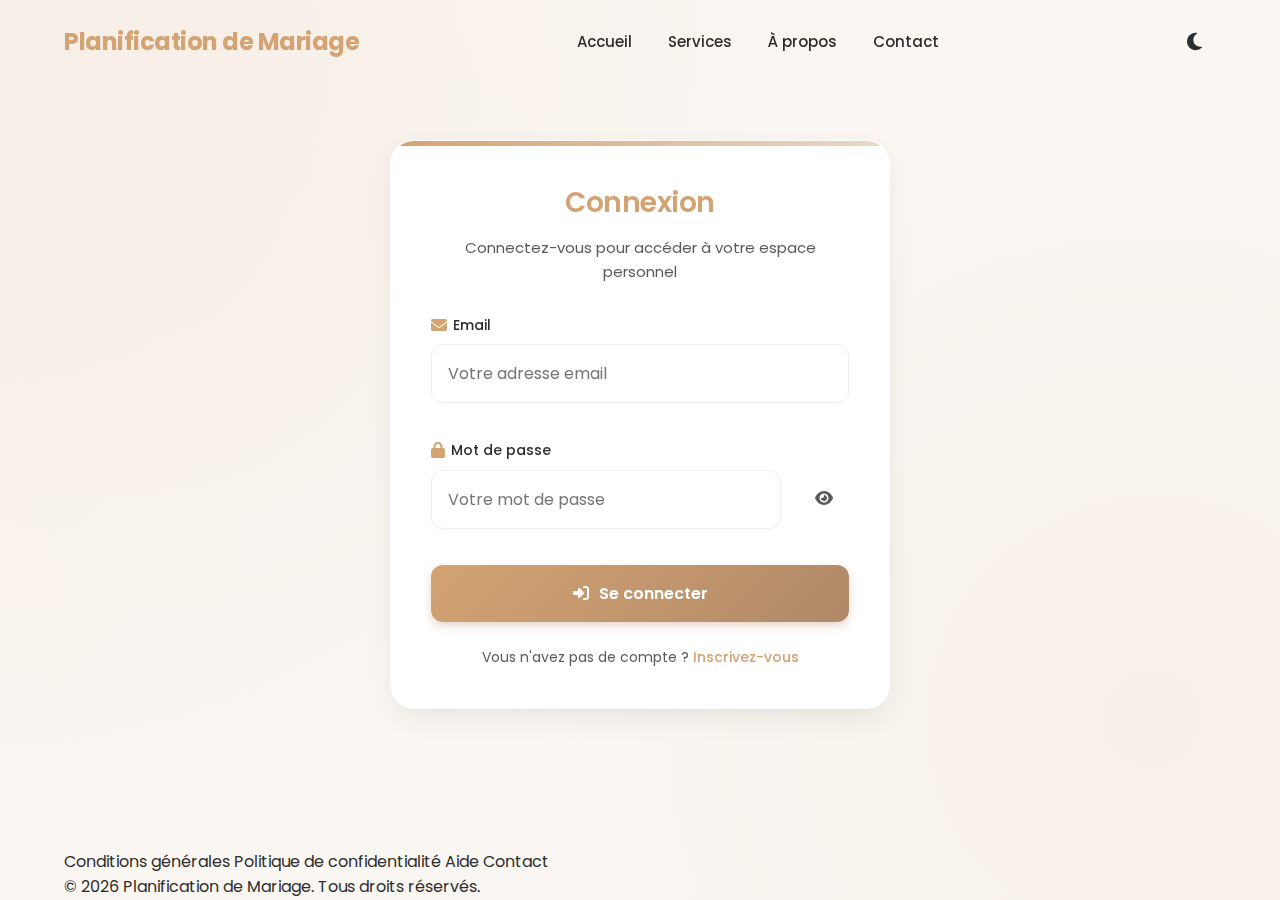
<file: loginwithoutadmin.html>
<!DOCTYPE html>
<html lang="fr">
<head>
  <meta charset="UTF-8">
  <meta name="viewport" content="width=device-width, initial-scale=1.0">
  <title>Connexion - Planification de Mariage</title>
  <link rel="stylesheet" href="https://fonts.googleapis.com/css2?family=Poppins:wght@300;400;500;600;700&display=swap">
  <link rel="stylesheet" href="https://cdnjs.cloudflare.com/ajax/libs/font-awesome/6.4.0/css/all.min.css">
  
  <style>
    /* Reset and base styles */
*, *::before, *::after {
  box-sizing: border-box;
  margin: 0;
  padding: 0;
}

:root {
  --primary: #d4a373;
  --primary-light: #e9d8c4;
  --primary-dark: #b08968;
  --text: #2d2d2d;
  --text-light: #5a5a5a;
  --background: #faf6f2;
  --card-bg: #ffffff;
  --border: #eeeeee;
  --shadow-sm: 0 4px 20px rgba(0, 0, 0, 0.03), 0 1px 10px rgba(0, 0, 0, 0.05);
  --shadow-md: 0 10px 30px -5px rgba(0, 0, 0, 0.08), 0 4px 10px -5px rgba(0, 0, 0, 0.05);
  --shadow-lg: 0 20px 40px -5px rgba(0, 0, 0, 0.1), 0 10px 20px -5px rgba(0, 0, 0, 0.05);
  --transition: all 0.3s cubic-bezier(0.25, 0.8, 0.25, 1);
  --radius-sm: 12px;
  --radius-md: 16px;
  --radius-lg: 24px;
  --font-sans: 'Poppins', -apple-system, BlinkMacSystemFont, 'Segoe UI', Roboto, Oxygen, Ubuntu, Cantarell, 'Open Sans', 'Helvetica Neue', sans-serif;
  
  /* Modern colors */
  --success: #10b981;
  --warning: #f59e0b;
  --error: #ef4444;
  --info: #3b82f6;
  
  /* UI elements */
  --backdrop-blur: 10px;
  --glass-bg: rgba(255, 255, 255, 0.8);
  --glass-border: rgba(255, 255, 255, 0.2);
  --glass-shadow: 0 8px 32px rgba(0, 0, 0, 0.1);
}

.dark-mode {
  --primary: #d4a373;
  --primary-light: #e9d8c4;
  --primary-dark: #b08968;
  --text: #f8f5f2;
  --text-light: #bbb;
  --background: #1a1a1a;
  --card-bg: #2c2c2c;
  --border: #444;
  --shadow-sm: 0 4px 20px rgba(0, 0, 0, 0.2), 0 1px 10px rgba(0, 0, 0, 0.3);
  --shadow-md: 0 10px 30px -5px rgba(0, 0, 0, 0.3), 0 4px 10px -5px rgba(0, 0, 0, 0.2);
  --shadow-lg: 0 20px 40px -5px rgba(0, 0, 0, 0.4), 0 10px 20px -5px rgba(0, 0, 0, 0.3);
  
  /* Dark mode glass */
  --glass-bg: rgba(44, 44, 44, 0.8);
  --glass-border: rgba(255, 255, 255, 0.1);
}

html {
  scroll-behavior: smooth;
  height: 100%;
}

body {
  font-family: var(--font-sans);
  background-color: var(--background);
  color: var(--text);
  line-height: 1.6;
  transition: background-color 0.5s ease, color 0.5s ease;
  min-height: 100%;
  display: flex;
  flex-direction: column;
  overflow-x: hidden;
  background-image: 
    radial-gradient(circle at 10% 20%, rgba(212, 163, 115, 0.07) 0%, transparent 50%),
    radial-gradient(circle at 90% 80%, rgba(212, 163, 115, 0.07) 0%, transparent 50%),
    linear-gradient(135deg, rgba(212, 163, 115, 0.03) 0%, transparent 50%);
  background-attachment: fixed;
}

a {
  text-decoration: none;
  color: inherit;
}

ul {
  list-style: none;
}

img {
  max-width: 100%;
  height: auto;
}

.container {
  width: 100%;
  max-width: 1200px;
  margin: 0 auto;
  padding: 0 24px;
}

/* Modern glass effect */
.glass {
  background: var(--glass-bg);
  backdrop-filter: blur(var(--backdrop-blur));
  -webkit-backdrop-filter: blur(var(--backdrop-blur));
  border: 1px solid var(--glass-border);
  box-shadow: var(--glass-shadow);
}

/* Header */
header {
  position: fixed;
  top: 0;
  left: 0;
  right: 0;
  z-index: 50;
  transition: var(--transition);
  padding: 20px 0;
  backdrop-filter: blur(0);
}

header.scrolled {
  background-color: var(--glass-bg);
  box-shadow: var(--shadow-sm);
  padding: 12px 0;
  backdrop-filter: blur(var(--backdrop-blur));
  -webkit-backdrop-filter: blur(var(--backdrop-blur));
  border-bottom: 1px solid var(--glass-border);
}

.header-container {
  display: flex;
  justify-content: space-between;
  align-items: center;
}

.logo {
  font-size: 24px;
  font-weight: 700;
  color: var(--primary);
  position: relative;
  display: inline-block;
  letter-spacing: -0.5px;
}

.logo::after {
  content: '';
  position: absolute;
  bottom: -3px;
  left: 0;
  width: 0;
  height: 2px;
  background: linear-gradient(90deg, var(--primary), var(--primary-light));
  transition: width 0.3s ease;
}

.logo:hover::after {
  width: 100%;
}

.nav-desktop {
  display: flex;
  gap: 36px;
  align-items: center;
}

.nav-desktop a {
  color: var(--text);
  font-weight: 500;
  transition: color 0.3s;
  cursor: pointer;
  position: relative;
  padding: 5px 0;
  font-size: 15px;
}

.nav-desktop a::after {
  content: '';
  position: absolute;
  bottom: 0;
  left: 0;
  width: 0;
  height: 2px;
  background: linear-gradient(90deg, var(--primary), var(--primary-light));
  transition: width 0.3s ease;
}

.nav-desktop a:hover {
  color: var(--primary);
}

.nav-desktop a:hover::after {
  width: 100%;
}

/* Modern theme toggle */
.theme-toggle {
  font-size: 20px;
  color: var(--text);
  cursor: pointer;
  transition: all 0.5s cubic-bezier(0.34, 1.56, 0.64, 1);
  margin-left: 15px;
  background: none;
  border: none;
  width: 44px;
  height: 44px;
  border-radius: 50%;
  display: flex;
  align-items: center;
  justify-content: center;
  position: relative;
  overflow: hidden;
}

.theme-toggle::before {
  content: '';
  position: absolute;
  top: 0;
  left: 0;
  width: 100%;
  height: 100%;
  background-color: rgba(194, 154, 118, 0.1);
  border-radius: 50%;
  transform: scale(0);
  transition: transform 0.4s ease;
}

.theme-toggle:hover::before {
  transform: scale(1);
}

.theme-toggle:hover {
  color: var(--primary);
  transform: rotate(15deg);
}

/* Main content */
main {
  flex: 1;
  padding-top: 100px;
  padding-bottom: 60px;
  position: relative;
  z-index: 1;
}

/* Login section */
.login-section {
  max-width: 500px;
  margin: 40px auto;
  background-color: var(--card-bg);
  border-radius: var(--radius-lg);
  box-shadow: var(--shadow-md);
  padding: 40px;
  transition: all 0.5s cubic-bezier(0.34, 1.56, 0.64, 1);
  position: relative;
  overflow: hidden;
  backdrop-filter: blur(var(--backdrop-blur));
  -webkit-backdrop-filter: blur(var(--backdrop-blur));
  border: 1px solid var(--glass-border);
  transform: translateY(0);
}

.login-section::before {
  content: '';
  position: absolute;
  top: 0;
  left: 0;
  width: 100%;
  height: 5px;
  background: linear-gradient(90deg, var(--primary), var(--primary-light));
}

.login-section:hover {
  transform: translateY(-5px);
  box-shadow: var(--shadow-lg);
}

.login-title {
  text-align: center;
  font-size: 28px;
  font-weight: 600;
  color: var(--primary);
  margin-bottom: 10px;
  letter-spacing: -0.5px;
}

.login-description {
  text-align: center;
  color: var(--text-light);
  margin-bottom: 30px;
  font-size: 15px;
}

.login-form {
  display: flex;
  flex-direction: column;
  gap: 24px;
}

.form-group {
  display: flex;
  flex-direction: column;
  gap: 8px;
  position: relative;
}

.form-label {
  font-weight: 500;
  color: var(--text);
  font-size: 14px;
  display: flex;
  align-items: center;
  gap: 6px;
  transition: color 0.3s;
}

.form-label i {
  color: var(--primary);
  font-size: 16px;
  transition: transform 0.3s, color 0.3s;
}

.form-input {
  padding: 16px;
  border: 1px solid var(--border);
  border-radius: var(--radius-sm);
  font-size: 16px;
  transition: all 0.3s cubic-bezier(0.34, 1.56, 0.64, 1);
  background-color: var(--card-bg);
  color: var(--text);
  font-family: var(--font-sans);
  box-shadow: 0 2px 5px rgba(0, 0, 0, 0.02);
}

.form-input:focus {
  outline: none;
  border-color: var(--primary);
  box-shadow: 0 0 0 3px rgba(194, 154, 118, 0.2);
  transform: translateY(-2px);
}

.form-input:focus + .form-label i {
  transform: scale(1.2);
  color: var(--primary-dark);
}

/* Modern button with gradient and animation */
.login-button {
  padding: 16px;
  background: linear-gradient(135deg, var(--primary), var(--primary-dark));
  color: white;
  border: none;
  border-radius: var(--radius-sm);
  font-size: 16px;
  font-weight: 600;
  cursor: pointer;
  transition: all 0.3s cubic-bezier(0.34, 1.56, 0.64, 1);
  display: flex;
  align-items: center;
  justify-content: center;
  gap: 10px;
  position: relative;
  overflow: hidden;
  box-shadow: 0 4px 10px rgba(168, 127, 94, 0.3);
  font-family: var(--font-sans);
}

.login-button::before {
  content: '';
  position: absolute;
  top: 50%;
  left: 50%;
  width: 0;
  height: 0;
  background-color: rgba(255, 255, 255, 0.2);
  border-radius: 50%;
  transform: translate(-50%, -50%);
  transition: width 0.6s, height 0.6s;
}

.login-button:hover::before {
  width: 300px;
  height: 300px;
}

.login-button:hover {
  transform: translateY(-3px);
  box-shadow: 0 6px 15px rgba(168, 127, 94, 0.4);
}

.login-button:active {
  transform: translateY(0);
}

.register-link {
  margin-top: 24px;
  text-align: center;
  font-size: 14px;
  color: var(--text-light);
}

.register-link a {
  color: var(--primary);
  font-weight: 500;
  transition: color 0.3s;
}

.register-link a:hover {
  color: var(--primary-dark);
  text-decoration: underline;
}

/* Register Modal */
.register-modal {
  position: fixed;
  top: 0;
  left: 0;
  width: 100%;
  height: 100%;
  background-color: rgba(0, 0, 0, 0.5);
  display: flex;
  align-items: center;
  justify-content: center;
  z-index: 1000;
  opacity: 0;
  visibility: hidden;
  transition: opacity 0.3s, visibility 0.3s;
  backdrop-filter: blur(5px);
}

.register-modal.active {
  opacity: 1;
  visibility: visible;
}

.register-modal-container {
  width: 90%;
  max-width: 500px;
  background-color: var(--card-bg);
  border-radius: var(--radius-lg);
  box-shadow: var(--shadow-lg);
  overflow: hidden;
  transform: translateY(20px) scale(0.95);
  transition: transform 0.5s cubic-bezier(0.34, 1.56, 0.64, 1);
  border: 1px solid var(--glass-border);
}

.register-modal.active .register-modal-container {
  transform: translateY(0) scale(1);
}

.register-modal-header {
  padding: 30px 30px 20px;
  text-align: center;
  position: relative;
  border-bottom: 1px solid var(--border);
}

.register-modal-close {
  position: absolute;
  top: 20px;
  right: 20px;
  width: 36px;
  height: 36px;
  border-radius: 50%;
  display: flex;
  align-items: center;
  justify-content: center;
  background: none;
  border: none;
  cursor: pointer;
  color: var(--text-light);
  transition: all 0.3s;
  font-size: 18px;
}

.register-modal-close:hover {
  background-color: rgba(0, 0, 0, 0.05);
  color: var(--primary);
  transform: rotate(90deg);
}

.dark-mode .register-modal-close:hover {
  background-color: rgba(255, 255, 255, 0.1);
}

.register-modal-title {
  font-family: var(--font-sans);
  font-size: 24px;
  font-weight: 600;
  color: var(--primary);
  margin-bottom: 8px;
  letter-spacing: -0.5px;
}

.register-modal-subtitle {
  font-family: var(--font-sans);
  font-size: 15px;
  color: var(--text-light);
}

.register-modal-content {
  padding: 24px 30px 30px;
}

.register-form-group {
  margin-bottom: 20px;
}

.register-form-label {
  display: flex;
  align-items: center;
  gap: 6px;
  font-family: var(--font-sans);
  font-size: 14px;
  color: var(--text);
  margin-bottom: 8px;
  font-weight: 500;
}

.register-form-label i {
  color: var(--primary);
  font-size: 16px;
}

.register-form-input {
  width: 100%;
  padding: 16px;
  border: 1px solid var(--border);
  border-radius: var(--radius-sm);
  font-family: var(--font-sans);
  font-size: 16px;
  color: var(--text);
  transition: all 0.3s cubic-bezier(0.34, 1.56, 0.64, 1);
  background-color: var(--card-bg);
  box-shadow: 0 2px 5px rgba(0, 0, 0, 0.02);
}

.register-form-input:focus {
  outline: none;
  border-color: var(--primary);
  box-shadow: 0 0 0 3px rgba(194, 154, 118, 0.2);
  transform: translateY(-2px);
}

.register-form-row {
  display: flex;
  gap: 16px;
}

.register-form-col {
  flex: 1;
}

.register-buttons {
  display: flex;
  justify-content: space-between;
  margin-top: 30px;
}

.register-button {
  font-family: var(--font-sans);
  font-size: 15px;
  font-weight: 500;
  padding: 14px 24px;
  border-radius: var(--radius-sm);
  cursor: pointer;
  transition: all 0.3s cubic-bezier(0.34, 1.56, 0.64, 1);
  border: none;
}

.register-button-secondary {
  background-color: transparent;
  color: var(--text-light);
  border: 1px solid var(--border);
}

.register-button-secondary:hover {
  background-color: rgba(0, 0, 0, 0.04);
  transform: translateY(-2px);
}

.dark-mode .register-button-secondary:hover {
  background-color: rgba(255, 255, 255, 0.08);
}

.register-button-primary {
  background: linear-gradient(135deg, var(--primary), var(--primary-dark));
  color: white;
  box-shadow: 0 4px 10px rgba(168, 127, 94, 0.3);
}

.register-button-primary:hover {
  box-shadow: 0 6px 15px rgba(168, 127, 94, 0.4);
  transform: translateY(-2px);
}

/* Loading View */
.loading-view {
  display: none;
  padding: 60px 30px;
  text-align: center;
}

.loading-view.active {
  display: block;
}

/* Modern spinner */
.spinner {
  width: 50px;
  height: 50px;
  margin: 0 auto 30px;
  border: 3px solid rgba(194, 154, 118, 0.1);
  border-top: 3px solid var(--primary);
  border-radius: 50%;
  animation: spin 1s linear infinite;
}

@keyframes spin {
  0% { transform: rotate(0deg); }
  100% { transform: rotate(360deg); }
}

.loading-text {
  font-family: var(--font-sans);
  font-size: 16px;
  color: var(--text-light);
}

/* Dashboard section */
.dashboard {
  display: none;
  max-width: 1100px;
  margin: 40px auto;
  background-color: var(--card-bg);
  border-radius: var(--radius-lg);
  box-shadow: var(--shadow-md);
  padding: 40px;
  animation: fadeIn 0.5s ease-out;
  border: 1px solid var(--glass-border);
  overflow: hidden;
}

@keyframes fadeIn {
  from {
    opacity: 0;
    transform: translateY(20px);
  }
  to {
    opacity: 1;
    transform: translateY(0);
  }
}

.dashboard-header {
  display: flex;
  justify-content: space-between;
  align-items: center;
  margin-bottom: 40px;
  padding-bottom: 20px;
  border-bottom: 1px solid var(--border);
}

.dashboard-title {
  font-size: 28px;
  font-weight: 600;
  color: var(--primary);
  position: relative;
  padding-bottom: 5px;
  letter-spacing: -0.5px;
}

.dashboard-title::after {
  content: '';
  position: absolute;
  bottom: 0;
  left: 0;
  width: 40px;
  height: 3px;
  background: linear-gradient(90deg, var(--primary), var(--primary-light));
  border-radius: 3px;
}

/* Modern user info with dropdown */
.user-info {
  display: flex;
  align-items: center;
  gap: 15px;
  padding: 10px 18px;
  background-color: rgba(194, 154, 118, 0.08);
  border-radius: 50px;
  transition: var(--transition);
  border: 1px solid rgba(194, 154, 118, 0.1);
  cursor: pointer;
  position: relative;
}

.user-info:hover {
  background-color: rgba(194, 154, 118, 0.15);
}

.user-avatar {
  width: 40px;
  height: 40px;
  border-radius: 50%;
  background: linear-gradient(135deg, var(--primary), var(--primary-dark));
  color: white;
  display: flex;
  align-items: center;
  justify-content: center;
  font-weight: 600;
  overflow: hidden;
  box-shadow: 0 2px 5px rgba(0, 0, 0, 0.1);
  transition: transform 0.3s;
}

.user-info:hover .user-avatar {
  transform: scale(1.1);
}

.user-avatar img {
  width: 100%;
  height: 100%;
  object-fit: cover;
}

.user-name {
  font-weight: 500;
  color: var(--text);
}

.user-dropdown {
  position: absolute;
  top: calc(100% + 10px);
  right: 0;
  background-color: var(--card-bg);
  border-radius: var(--radius-md);
  box-shadow: var(--shadow-md);
  padding: 10px 0;
  min-width: 200px;
  opacity: 0;
  visibility: hidden;
  transform: translateY(10px);
  transition: all 0.3s;
  z-index: 100;
  border: 1px solid var(--border);
}

.user-info.active .user-dropdown {
  opacity: 1;
  visibility: visible;
  transform: translateY(0);
}

.dropdown-item {
  padding: 10px 20px;
  display: flex;
  align-items: center;
  gap: 10px;
  color: var(--text);
  transition: background-color 0.2s;
}

.dropdown-item:hover {
  background-color: rgba(194, 154, 118, 0.1);
}

.dropdown-item i {
  color: var(--primary);
  font-size: 16px;
}

.dropdown-divider {
  height: 1px;
  background-color: var(--border);
  margin: 8px 0;
}

/* Role indicator styles */
.role-indicator {
  display: inline-flex;
  align-items: center;
  gap: 6px;
  padding: 4px 10px;
  border-radius: 20px;
  font-size: 12px;
  font-weight: 500;
  margin-left: 10px;
  transition: all 0.3s;
}

.role-admin {
  background-color: rgba(231, 76, 60, 0.1);
  color: #e74c3c;
}

.role-vendor {
  background-color: rgba(52, 152, 219, 0.1);
  color: #3498db;
}

.role-user {
  background-color: rgba(46, 204, 113, 0.1);
  color: #2ecc71;
}

/* Dashboard tabs */
.dashboard-tabs {
  display: flex;
  border-bottom: 1px solid var(--border);
  margin-bottom: 30px;
  overflow-x: auto;
  scrollbar-width: none; /* Firefox */
  -ms-overflow-style: none; /* IE and Edge */
}

.dashboard-tabs::-webkit-scrollbar {
  display: none; /* Chrome, Safari, Opera */
}

.dashboard-tab {
  padding: 12px 20px;
  font-weight: 500;
  color: var(--text-light);
  border-bottom: 2px solid transparent;
  cursor: pointer;
  transition: all 0.3s;
  white-space: nowrap;
}

.dashboard-tab:hover {
  color: var(--primary);
}

.dashboard-tab.active {
  color: var(--primary);
  border-bottom-color: var(--primary);
}

.dashboard-tab i {
  margin-right: 8px;
}

/* Dashboard content */
.tab-content {
  display: none;
  animation: fadeIn 0.5s ease;
}

.tab-content.active {
  display: block;
}

/* Dashboard Categories */
.dashboard-categories {
  display: grid;
  grid-template-columns: repeat(auto-fill, minmax(300px, 1fr));
  gap: 30px;
  margin-bottom: 30px;
}

/* Modern category card */
.category-card {
  background-color: var(--card-bg);
  border-radius: var(--radius-lg);
  overflow: hidden;
  box-shadow: var(--shadow-sm);
  transition: all 0.4s cubic-bezier(0.34, 1.56, 0.64, 1);
  border: 1px solid var(--border);
  height: 100%;
  display: flex;
  flex-direction: column;
  animation: fadeIn 0.5s ease-out;
  animation-fill-mode: both;
  position: relative;
  z-index: 1;
}

.category-card::after {
  content: '';
  position: absolute;
  top: 0;
  left: 0;
  width: 100%;
  height: 100%;
  background: linear-gradient(135deg, rgba(212, 163, 115, 0.1), transparent);
  opacity: 0;
  transition: opacity 0.4s ease;
  z-index: -1;
  border-radius: var(--radius-lg);
}

.category-card:hover::after {
  opacity: 1;
}

.category-card:nth-child(1) { animation-delay: 0.1s; }
.category-card:nth-child(2) { animation-delay: 0.2s; }
.category-card:nth-child(3) { animation-delay: 0.3s; }
.category-card:nth-child(4) { animation-delay: 0.4s; }

.category-card:hover {
  transform: translateY(-10px);
  box-shadow: var(--shadow-md);
}

.category-header {
  background: linear-gradient(135deg, var(--primary), var(--primary-dark));
  color: white;
  padding: 20px 25px;
  display: flex;
  align-items: center;
  justify-content: space-between;
  position: relative;
  overflow: hidden;
}

.category-header::before {
  content: '';
  position: absolute;
  top: -50%;
  left: -50%;
  width: 200%;
  height: 200%;
  background: radial-gradient(circle, rgba(255, 255, 255, 0.2) 0%, transparent 70%);
  opacity: 0;
  transition: opacity 0.4s ease;
}

.category-card:hover .category-header::before {
  opacity: 1;
}

.category-title {
  font-size: 18px;
  font-weight: 600;
  display: flex;
  align-items: center;
  gap: 12px;
}

.category-icon {
  font-size: 20px;
}

.category-body {
  padding: 20px;
  flex: 1;
  display: flex;
  flex-direction: column;
}

.category-items {
  display: flex;
  flex-direction: column;
  gap: 15px;
}

.category-item {
  padding: 15px;
  border-radius: var(--radius-md);
  display: flex;
  align-items: center;
  gap: 15px;
  transition: all 0.3s;
  cursor: pointer;
  background-color: var(--card-bg);
  border: 1px solid var(--border);
}

.category-item:hover {
  background-color: rgba(194, 154, 118, 0.05);
  transform: translateX(5px);
  box-shadow: 0 5px 15px rgba(0, 0, 0, 0.05);
}

.item-icon {
  width: 50px;
  height: 50px;
  border-radius: 14px;
  background: linear-gradient(135deg, rgba(194, 154, 118, 0.15), rgba(194, 154, 118, 0.05));
  display: flex;
  align-items: center;
  justify-content: center;
  color: var(--primary);
  font-size: 20px;
  flex-shrink: 0;
  transition: all 0.4s cubic-bezier(0.34, 1.56, 0.64, 1);
  box-shadow: 0 3px 10px rgba(0, 0, 0, 0.05);
  position: relative;
  overflow: hidden;
}

.category-item:hover .item-icon {
  transform: scale(1.1) rotate(5deg);
  background: linear-gradient(135deg, rgba(194, 154, 118, 0.25), rgba(194, 154, 118, 0.1));
  box-shadow: 0 5px 15px rgba(194, 154, 118, 0.2);
}

.item-details {
  flex: 1;
}

.item-title {
  font-weight: 600;
  margin-bottom: 6px;
  color: var(--text);
  font-size: 16px;
  transition: all 0.3s ease;
  position: relative;
  display: inline-block;
}

.item-description {
  font-size: 13px;
  color: var(--text-light);
  transition: all 0.3s ease;
}

/* Action buttons section */
.dashboard-actions {
  display: grid;
  grid-template-columns: repeat(auto-fill, minmax(250px, 1fr));
  gap: 20px;
  margin-top: 30px;
}

.action-button {
  padding: 20px;
  border-radius: var(--radius-lg);
  background: var(--card-bg);
  border: 1px solid rgba(194, 154, 118, 0.1);
  box-shadow: var(--shadow-sm);
  transition: all 0.3s cubic-bezier(0.34, 1.56, 0.64, 1);
  cursor: pointer;
  position: relative;
  overflow: hidden;
  display: flex;
  flex-direction: column;
  align-items: center;
  justify-content: center;
  text-align: center;
  gap: 15px;
  height: 100%;
  animation: fadeIn 0.5s ease-out;
  animation-fill-mode: both;
  animation-delay: 0.5s;
}

.action-button:hover {
  transform: translateY(-8px);
  box-shadow: var(--shadow-md);
  border-color: rgba(194, 154, 118, 0.3);
}

.action-button::before {
  content: '';
  position: absolute;
  top: 0;
  left: 0;
  width: 100%;
  height: 5px;
  background: linear-gradient(90deg, var(--primary), var(--primary-light));
  transform: scaleX(0);
  transform-origin: left;
  transition: transform 0.4s ease;
}

.action-button:hover::before {
  transform: scaleX(1);
}

.action-icon {
  width: 60px;
  height: 60px;
  border-radius: 50%;
  background: linear-gradient(135deg, rgba(194, 154, 118, 0.15), rgba(194, 154, 118, 0.05));
  display: flex;
  align-items: center;
  justify-content: center;
  color: var(--primary);
  font-size: 24px;
  transition: all 0.4s ease;
  box-shadow: 0 4px 10px rgba(0, 0, 0, 0.05);
}

.action-button:hover .action-icon {
  transform: scale(1.1) rotate(10deg);
  background: linear-gradient(135deg, rgba(194, 154, 118, 0.25), rgba(194, 154, 118, 0.1));
  box-shadow: 0 6px 15px rgba(194, 154, 118, 0.2);
}

.action-title {
  font-weight: 600;
  font-size: 18px;
  color: var(--text);
  transition: color 0.3s ease;
}

.action-button:hover .action-title {
  color: var(--primary);
}

.action-description {
  font-size: 14px;
  color: var(--text-light);
  transition: color 0.3s ease;
}

.action-button:hover .action-description {
  color: var(--text);
}

/* Hide content based on role */
.user-content, .admin-content, .vendor-content {
  display: none;
}

/* Animation keyframes */
@keyframes pulse {
  0% { transform: scale(1); }
  50% { transform: scale(1.05); }
  100% { transform: scale(1); }
}

@keyframes fadeInUp {
  from {
    opacity: 0;
    transform: translateY(20px);
  }
  to {
    opacity: 1;
    transform: translateY(0);
  }
}

@keyframes slideInRight {
  from {
    opacity: 0;
    transform: translateX(20px);
  }
  to {
    opacity: 1;
    transform: translateX(0);
  }
}

/* Staggered animations for items */
.category-item:nth-child(1) { animation: fadeInUp 0.5s 0.1s both; }
.category-item:nth-child(2) { animation: fadeInUp 0.5s 0.2s both; }
.category-item:nth-child(3) { animation: fadeInUp 0.5s 0.3s both; }
.category-item:nth-child(4) { animation: fadeInUp 0.5s 0.4s both; }
.category-item:nth-child(5) { animation: fadeInUp 0.5s 0.5s both; }

.form-input.error {
  border-color: var(--error);
  box-shadow: 0 0 0 3px rgba(239, 68, 68, 0.1);
}

.error-message {
  color: var(--error);
  font-size: 12px;
  margin-top: 4px;
  display: flex;
  align-items: center;
  gap: 4px;
}

.error-message i {
  font-size: 14px;
}

.form-input.success {
  border-color: var(--success);
  box-shadow: 0 0 0 3px rgba(16, 185, 129, 0.1);
}

.password-strength {
  margin-top: 8px;
  height: 4px;
  border-radius: 2px;
  background-color: var(--border);
  overflow: hidden;
}

.password-strength-bar {
  height: 100%;
  width: 0;
  transition: width 0.3s ease, background-color 0.3s ease;
}

.password-strength-bar.weak {
  width: 33%;
  background-color: var(--error);
}

.password-strength-bar.medium {
  width: 66%;
  background-color: var(--warning);
}

.password-strength-bar.strong {
  width: 100%;
  background-color: var(--success);
}

.password-strength-text {
  font-size: 12px;
  margin-top: 4px;
  color: var(--text-light);
}

@keyframes loginSuccess {
  0% {
    transform: translateY(0);
    opacity: 1;
  }
  100% {
    transform: translateY(-20px);
    opacity: 0;
  }
}

@keyframes dashboardAppear {
  0% {
    transform: translateY(20px);
    opacity: 0;
  }
  100% {
    transform: translateY(0);
    opacity: 1;
  }
}

.password-toggle {
  position: absolute;
  right: 12px;
  top: 50%;
  transform: translateY(-50%);
  background: none;
  border: none;
  color: var(--text-light);
  cursor: pointer;
  font-size: 16px;
  padding: 4px;
  transition: color 0.3s;
}

.password-toggle:hover {
  color: var(--primary);
}

.checkbox-wrapper {
  display: flex;
  align-items: center;
  gap: 8px;
}

.styled-checkbox {
  appearance: none;
  -webkit-appearance: none;
  width: 18px;
  height: 18px;
  border: 1px solid var(--border);
  border-radius: 4px;
  background-color: var(--card-bg);
  cursor: pointer;
  position: relative;
  transition: all 0.3s;
}

.styled-checkbox:checked {
  background-color: var(--primary);
  border-color: var(--primary);
}

.styled-checkbox:checked::after {
  content: '✓';
  position: absolute;
  top: 50%;
  left: 50%;
  transform: translate(-50%, -50%);
  color: white;
  font-size: 12px;
}

.forgot-password {
  font-size: 14px;
  color: var(--primary);
  text-decoration: none;
  transition: color 0.3s;
}

.forgot-password:hover {
  color: var(--primary-dark);
  text-decoration: underline;
}

.social-login {
  margin-top: 24px;
}

.social-login-divider {
  display: flex;
  align-items: center;
  text-align: center;
  margin-bottom: 16px;
}

.social-login-divider::before,
.social-login-divider::after {
  content: '';
  flex: 1;
  border-bottom: 1px solid var(--border);
}

.social-login-divider span {
  padding: 0 10px;
  font-size: 14px;
  color: var(--text-light);
}

.social-buttons {
  display: flex;
  gap: 12px;
}

.social-button {
  flex: 1;
  display: flex;
  align-items: center;
  justify-content: center;
  gap: 8px;
  padding: 12px;
  border-radius: var(--radius-sm);
  border: 1px solid var(--border);
  background-color: var(--card-bg);
  color: var(--text);
  font-size: 14px;
  font-weight: 500;
  cursor: pointer;
  transition: all 0.3s;
}

.social-button:hover {
  transform: translateY(-2px);
  box-shadow: var(--shadow-sm);
}

.social-button.google:hover {
  border-color: #DB4437;
  color: #DB4437;
}

.social-button.facebook:hover {
  border-color: #4267B2;
  color: #4267B2;
}

.social-button i {
  font-size: 16px;
}

.login-button .spinner {
  display: inline-block;
  width: 20px;
  height: 20px;
  border: 2px solid rgba(255, 255, 255, 0.3);
  border-top: 2px solid white;
  border-radius: 50%;
  animation: spin 1s linear infinite;
  margin-right: 8px;
}

.login-button.loading {
  pointer-events: none;
  opacity: 0.9;
}

.toast {
  background-color: var(--card-bg);
  color: var(--text);
  border-radius: var(--radius-md);
  padding: 16px 20px;
  box-shadow: 0 0 15px rgba(212, 163, 115, 0.4), 0 0 30px rgba(212, 163, 115, 0.2);
  display: flex;
  align-items: center;
  gap: 15px;
  animation: slideInRight 0.3s ease-out;
  border-left: 4px solid #d4a373;
  max-width: 350px;
  transform: translateX(0);
  backdrop-filter: blur(var(--backdrop-blur));
  -webkit-backdrop-filter: blur(var(--backdrop-blur));
  border: 1px solid rgba(212, 163, 115, 0.3);
  position: relative;
  overflow: hidden;
  margin-bottom: 10px;
  position: fixed;
  top: 20px;
  right: 20px;
  z-index: 1000;
}

.toast-container {
  position: fixed;
  top: 20px;
  right: 20px;
  z-index: 1000;
  display: flex;
  flex-direction: column;
  gap: 10px;
}

.toast-icon {
  color: #d4a373;
  font-size: 24px;
  display: flex;
  align-items: center;
  justify-content: center;
  text-shadow: 0 0 10px rgba(212, 163, 115, 0.7);
}

.toast-content {
  flex: 1;
}

.toast-title {
  font-weight: 600;
  font-size: 16px;
  margin-bottom: 4px;
  color: #d4a373;
}

.toast-message {
  font-size: 14px;
  color: var(--text);
}

.toast.removing {
  animation: fadeOut 0.3s forwards;
}

@keyframes fadeOut {
  from { opacity: 1; transform: translateX(0); }
  to { opacity: 0; transform: translateX(20px); }
}

:focus-visible {
  outline: 2px solid var(--primary);
  outline-offset: 2px;
}

.form-input:focus-visible {
  outline: 2px solid var(--primary);
  outline-offset: 0;
}

/* Enhanced Profile Dropdown */
.profile-preview {
  padding: 16px;
  display: flex;
  align-items: center;
  gap: 16px;
}

.profile-avatar {
  flex-shrink: 0;
}

.user-avatar-large {
  width: 60px;
  height: 60px;
  border-radius: 50%;
  background: linear-gradient(135deg, var(--primary), var(--primary-dark));
  color: white;
  display: flex;
  align-items: center;
  justify-content: center;
  font-weight: 600;
  font-size: 24px;
  box-shadow: 0 4px 10px rgba(0, 0, 0, 0.1);
}

.profile-info {
  display: flex;
  flex-direction: column;
  gap: 4px;
  min-width: 0;
}

.profile-name {
  font-weight: 600;
  font-size: 16px;
  color: var(--text);
}

.profile-email {
  font-size: 13px;
  color: var(--text-light);
  white-space: nowrap;
  overflow: hidden;
  text-overflow: ellipsis;
}

.profile-status {
  display: flex;
  align-items: center;
  gap: 6px;
  font-size: 12px;
  color: var(--text-light);
  margin-top: 2px;
}

.status-indicator {
  width: 8px;
  height: 8px;
  border-radius: 50%;
  background-color: var(--border);
}

.status-indicator.active {
  background-color: var(--success);
}

.status-text {
  font-size: 12px;
}

.notification-badge {
  background-color: var(--primary);
  color: white;
  font-size: 10px;
  font-weight: 600;
  padding: 2px 6px;
  border-radius: 10px;
  margin-left: auto;
}

.user-dropdown {
  width: 280px;
}

.dropdown-item {
  justify-content: flex-start;
}

.error-message {
  color: #d4a373;
  font-size: 12px;
  margin-top: 4px;
  display: flex;
  align-items: center;
  gap: 4px;
  text-shadow: 0 0 5px rgba(212, 163, 115, 0.3);
  animation: pulseNeon 2s infinite;
}

@keyframes pulseNeon {
  0% { opacity: 0.8; }
  50% { opacity: 1; }
  100% { opacity: 0.8; }
}
  </style>
</head>
<body>
  <header id="header">
    <div class="container header-container">
      <a href="index.html" class="logo">Planification de Mariage</a>

      <nav class="nav-desktop">
        <a href="index.html">Accueil</a>
        <a href="services.html">Services</a>
        <a href="about.html">À propos</a>
        <a href="contact.html">Contact</a>
      </nav>

      <button id="theme-toggle" class="theme-toggle" aria-label="Changer de thème">
        <i id="theme-icon" class="fas fa-moon"></i>
      </button>
    </div>
  </header>

  <main>
    <div class="container">
      <section id="login-section" class="login-section glass">
        <h2 class="login-title">Connexion</h2>
        <p class="login-description">Connectez-vous pour accéder à votre espace personnel</p>

        <form id="login-form" class="login-form">
          <div class="form-group">
            <label for="email" class="form-label"><i class="fas fa-envelope"></i> Email</label>
            <input type="email" id="email" class="form-input" placeholder="Votre adresse email" required>
            <div class="error-message" id="email-error"></div>
          </div>

          <div class="form-group">
            <label for="password" class="form-label"><i class="fas fa-lock"></i> Mot de passe</label>
            <div style="position: relative;">
              <input type="password" id="password" class="form-input" placeholder="Votre mot de passe" required>
              <button type="button" id="toggle-password" class="password-toggle" aria-label="Afficher/masquer le mot de passe">
                <i class="fas fa-eye"></i>
              </button>
            </div>
            <div class="error-message" id="password-error"></div>
          </div>

          <!-- <div class="form-group" style="flex-direction: row; align-items: center;">
            <div class="checkbox-wrapper">
              <input type="checkbox" id="remember-me" class="styled-checkbox">
              <label for="remember-me">Se souvenir de moi</label>
            </div>
          </div> -->

          <button type="submit" class="login-button">
            <i class="fas fa-sign-in-alt"></i>
            Se connecter
          </button>

          
        </form>

        <p class="register-link">
          Vous n'avez pas de compte ? <a href="#" id="register-link">Inscrivez-vous</a>
        </p>
      </section>

      <section id="dashboard" class="dashboard glass">
        <div class="dashboard-header">
          <h2 class="dashboard-title">Tableau de bord</h2>
          <div class="user-info" id="user-info-dropdown">
            <div class="user-avatar">U</div>
            <span class="user-name">Utilisateur</span>
            <span id="role-indicator" class="role-indicator"></span>
            <i class="fas fa-chevron-down" style="margin-left: 10px; font-size: 12px;"></i>
            
            <div class="user-dropdown">
              <div class="profile-preview">
                <div class="profile-avatar">
                  <div class="user-avatar-large">U</div>
                </div>
                <div class="profile-info">
                  <div class="profile-name">Utilisateur</div>
                  <div class="profile-email">user@example.com</div>
                  <div class="profile-status">
                    <span class="status-indicator active"></span>
                    <span class="status-text">Actif</span>
                  </div>
                </div>
              </div>
              
              <div class="dropdown-divider"></div>
              
              <a href="#" class="dropdown-item" id="logout-button">
                <i class="fas fa-sign-out-alt"></i>
                <span>Déconnexion</span>
              </a>
            </div>
          </div>
        </div>
        
        <!-- Dashboard tabs - Only keeping Accueil tab -->
        <div class="dashboard-tabs">
          <div class="dashboard-tab active" data-tab="home">
            <i class="fas fa-home"></i> Accueil
          </div>
        </div>

        <!-- User Content -->
        <div id="user-content" class="user-content">
          <!-- Home Tab Content -->
          <div id="tab-home" class="tab-content active">
            <div class="dashboard-categories">
              <!-- Category 1: Tenues et Accessoires -->
              <div class="category-card">
                <div class="category-header">
                  <div class="category-title">
                    <i class="fas fa-tshirt category-icon"></i>
                    Tenues et Accessoires
                  </div>
                </div>
                <div class="category-body">
                  <div class="category-items">
                    <a href="costumes.html" class="category-item">
                      <div class="item-icon">
                        <i class="fas fa-user-tie"></i>
                      </div>
                      <div class="item-details">
                        <div class="item-title">Costumes</div>
                        <div class="item-description">Costumes pour le marié et témoins</div>
                      </div>
                    </a>
                    <a href="robes.html" class="category-item">
                      <div class="item-icon">
                        <i class="fas fa-female"></i>
                      </div>
                      <div class="item-details">
                        <div class="item-title">Robes</div>
                        <div class="item-description">Robes de mariée et demoiselles d'honneur</div>
                      </div>
                    </a>
                    <a href="trairure.html" class="category-item">
                      <div class="item-icon">
                        <i class="fas fa-gift"></i>
                      </div>
                      <div class="item-details">
                        <div class="item-title">Trairure</div>
                        <div class="item-description">Accessoires de mariage</div>
                      </div>
                    </a>
                  </div>
                </div>
              </div>

              <!-- Category 2: Services -->
              <div class="category-card">
                <div class="category-header">
                  <div class="category-title">
                    <i class="fas fa-concierge-bell category-icon"></i>
                    Services
                  </div>
                </div>
                <div class="category-body">
                  <div class="category-items">
                    <a href="DJ.html" class="category-item">
                      <div class="item-icon">
                        <i class="fas fa-music"></i>
                      </div>
                      <div class="item-details">
                        <div class="item-title">Musique</div>
                        <div class="item-description">DJ et medahat</div>
                      </div>
                    </a>
                    <a href="estheticienne.html" class="category-item">
                      <div class="item-icon">
                        <i class="fas fa-spa"></i>
                      </div>
                      <div class="item-details">
                        <div class="item-title">Esthéticienne</div>
                        <div class="item-description">Services d'esthétique et coiffure</div>
                      </div>
                    </a>
                    <a href="photographe.html" class="category-item">
                      <div class="item-icon">
                        <i class="fas fa-camera"></i>
                      </div>
                      <div class="item-details">
                        <div class="item-title">Photographe</div>
                        <div class="item-description">Services photo et vidéo</div>
                      </div>
                    </a>
                  </div>
                </div>
              </div>

              <!-- Category 3: Lieux et Déplacements -->
              <div class="category-card">
                <div class="category-header">
                  <div class="category-title">
                    <i class="fas fa-map-marker-alt category-icon"></i>
                    Lieux et Déplacements
                  </div>
                </div>
                <div class="category-body">
                  <div class="category-items">
                    <a href="salles&deco.html" class="category-item">
                      <div class="item-icon">
                        <i class="fas fa-building"></i>
                      </div>
                      <div class="item-details">
                        <div class="item-title">Salles & Décoration</div>
                        <div class="item-description">Lieux et décorations</div>
                      </div>
                    </a>
                    <a href="voitures.html" class="category-item">
                      <div class="item-icon">
                        <i class="fas fa-car"></i>
                      </div>
                      <div class="item-details">
                        <div class="item-title">Voitures</div>
                        <div class="item-description">Location de voitures de mariage</div>
                      </div>
                    </a>
                    <a href="arrive.html" class="category-item">
                      <div class="item-icon">
                        <i class="fas fa-users"></i>
                      </div>
                      <div class="item-details">
                        <div class="item-title">Arrive</div>
                        <div class="item-description">Planifiez votre arrivée</div>
                      </div>
                    </a>
                  </div>
                </div>
              </div>

              <!-- Category 4: Voyage et Détente -->
              <div class="category-card">
                <div class="category-header">
                  <div class="category-title">
                    <i class="fas fa-plane category-icon"></i>
                    Voyage et Détente
                  </div>
                </div>
                <div class="category-body">
                  <div class="category-items">
                    <a href="HoneymoonIdeas.html" class="category-item">
                      <div class="item-icon">
                        <i class="fas fa-umbrella-beach"></i>
                      </div>
                      <div class="item-details">
                        <div class="item-title">Idées Lune de Miel</div>
                        <div class="item-description">Destinations et conseils pour votre lune de miel</div>
                      </div>
                    </a>
                  </div>
                </div>
              </div>
            </div>

            <!-- Action Buttons Section - Removed LUMO, kept Accueil and Panier -->
            <div class="dashboard-actions">
              <a href="index.html" class="action-button" id="home-button">
                <div class="action-icon">
                  <i class="fas fa-home"></i>
                </div>
                <div class="action-title">Accueil</div>
                <div class="action-description">Retour à la page d'accueil</div>
              </a>
              
              <a href="panier.html" class="action-button" id="panier-button">
                <div class="action-icon">
                  <i class="fas fa-shopping-cart"></i>
                </div>
                <div class="action-title">Panier</div>
                <div class="action-description">Consultez votre panier d'achats</div>
              </a>
              
              <a href="calendrier.html" class="action-button" id="calendar-button">
                <div class="action-icon">
                  <i class="fas fa-calendar-alt"></i>
                </div>
                <div class="action-title">Calendrier</div>
                <div class="action-description">Planifiez vos événements</div>
              </a>
            </div>
          </div>
        </div>
      </section>
    </div>
  </main>

  <!-- Register Modal -->
  <div id="register-modal" class="register-modal">
    <div class="register-modal-container glass">
      <div class="register-modal-header">
        <h1 class="register-modal-title">Créer un compte</h1>
        <p class="register-modal-subtitle">Pour accéder à Planification de Mariage</p>
        <button id="register-modal-close" class="register-modal-close">
          <i class="fas fa-times"></i>
        </button>
      </div>

      <div class="register-modal-content">
        <form id="register-form">
          <div class="register-form-row">
            <div class="register-form-col">
              <div class="register-form-group">
                <label class="register-form-label" for="register-firstname"><i class="fas fa-user"></i> Prénom</label>
                <input type="text" id="register-firstname" class="register-form-input" required>
                <div class="error-message" id="firstname-error"></div>
              </div>
            </div>
            <div class="register-form-col">
              <div class="register-form-group">
                <label class="register-form-label" for="register-lastname"><i class="fas fa-user"></i> Nom</label>
                <input type="text" id="register-lastname" class="register-form-input" required>
                <div class="error-message" id="lastname-error"></div>
              </div>
            </div>
          </div>

          <div class="register-form-group">
            <label class="register-form-label" for="register-email"><i class="fas fa-envelope"></i> Adresse e-mail</label>
            <input type="email" id="register-email" class="register-form-input" required>
            <div class="error-message" id="register-email-error"></div>
          </div>

          <div class="register-form-group">
            <label class="register-form-label" for="register-password"><i class="fas fa-lock"></i> Mot de passe</label>
            <div style="position: relative;">
              <input type="password" id="register-password" class="register-form-input" required>
              <button type="button" id="register-toggle-password" class="password-toggle" aria-label="Afficher/masquer le mot de passe">
                <i class="fas fa-eye"></i>
              </button>
            </div>
            <div class="password-strength">
              <div class="password-strength-bar" id="password-strength-bar"></div>
            </div>
            <div class="password-strength-text" id="password-strength-text">Force du mot de passe</div>
            <div class="error-message" id="register-password-error"></div>
          </div>

          <div class="register-form-group">
            <label class="register-form-label" for="register-confirm-password"><i class="fas fa-lock"></i> Confirmer le mot de passe</label>
            <input type="password" id="register-confirm-password" class="register-form-input" required>
            <div class="error-message" id="confirm-password-error"></div>
          </div>

          <div class="register-form-group" style="margin-top: 10px;">
            <div class="checkbox-wrapper">
              <input type="checkbox" id="terms-checkbox" class="styled-checkbox" required>
              <label for="terms-checkbox">J'accepte les <a href="terms.html" class="terms-link">conditions générales</a></label>
            </div>
            <div class="error-message" id="terms-error"></div>
          </div>

          <div class="register-buttons">
            <button type="button" class="register-button register-button-secondary" id="register-cancel">Annuler</button>
            <button type="submit" class="register-button register-button-primary">Créer un compte</button>
          </div>
        </form>
      </div>
    </div>
  </div>

  <!-- Loading View -->
  <div id="loading-view" class="loading-view">
    <div class="spinner"></div>
    <p class="loading-text">Traitement en cours...</p>
  </div>

  <div id="toast-container" class="toast-container"></div>

  <footer>
    <div class="container footer-content">
      <div class="footer-links">
        <a href="terms.html">Conditions générales</a>
        <a href="privacy.html">Politique de confidentialité</a>
        <a href="help.html">Aide</a>
        <a href="contact.html">Contact</a>
      </div>
      <div class="footer-copyright">
        &copy; <span id="current-year"></span> Planification de Mariage. Tous droits réservés.
      </div>
    </div>
  </footer>

  <script>
    // ===== VALID ACCOUNTS DATABASE =====
// This simulates a database of valid accounts
// In a real application, this would be stored on a server
const validAccounts = [
  { email: 'Salah@demo.com', password: 'password123', name: 'salah', role: 'user' },
  { email: 'hadil@demo.com', password: 'password123', name: 'hadil', role: 'user' },
  { email: 'hiba@demo.com', password: 'password123', name: 'hiba', role: 'user' },
  { email: 'lidya@demo.com', password: 'password123', name: 'lidya', role: 'user' },
  { email: 'hamzi@demo.com', password: 'password123', name: 'hamzi', role: 'user' },
  { email: 'hani@demo.com', password: 'password123', name: 'hani', role: 'user' },
  { email: 'user@demo.com', password: 'password', name: 'Utilisateur demo', role: 'user' }
];

// DOM Elements
const header = document.getElementById('header');
const themeToggle = document.getElementById('theme-toggle');
const themeIcon = document.getElementById('theme-icon');
const currentYearElement = document.getElementById('current-year');
const loginForm = document.getElementById('login-form');
const loginSection = document.getElementById('login-section');
const dashboard = document.getElementById('dashboard');
const logoutButton = document.getElementById('logout-button');
const toastContainer = document.getElementById('toast-container');
const registerLink = document.getElementById('register-link');
const roleIndicator = document.getElementById('role-indicator');
const userInfoDropdown = document.getElementById('user-info-dropdown');

// Content sections
const userContent = document.getElementById('user-content');

// Register Modal Elements
const registerModal = document.getElementById('register-modal');
const registerModalClose = document.getElementById('register-modal-close');
const registerCancel = document.getElementById('register-cancel');
const registerForm = document.getElementById('register-form');
const loadingView = document.getElementById('loading-view');

// Dashboard tabs
const dashboardTabs = document.querySelectorAll('.dashboard-tab');
const tabContents = document.querySelectorAll('.tab-content');

// Initialize
function init() {
  // Set current year
  currentYearElement.textContent = new Date().getFullYear();

  // Add event listeners
  addEventListeners();

  // Check for saved theme preference
  const savedTheme = localStorage.getItem('theme');
  if (savedTheme === 'dark') {
    document.body.classList.add('dark-mode');
    themeIcon.className = 'fas fa-sun';
  }
  
  // Initialize tabs
  initTabs();
  
  // Initialize user dropdown
  initUserDropdown();
  
  // Add subtle animation to background
  animateBackground();
}

// Initialize tabs
function initTabs() {
  dashboardTabs.forEach(tab => {
    tab.addEventListener('click', () => {
      // Remove active class from all tabs
      dashboardTabs.forEach(t => t.classList.remove('active'));
      
      // Add active class to clicked tab
      tab.classList.add('active');
      
      // Hide all tab contents
      tabContents.forEach(content => content.classList.remove('active'));
      
      // Show corresponding tab content
      const tabId = tab.getAttribute('data-tab');
      document.getElementById(`tab-${tabId}`).classList.add('active');
    });
  });
}

// Initialize user dropdown
function initUserDropdown() {
  userInfoDropdown.addEventListener('click', (e) => {
    e.stopPropagation();
    userInfoDropdown.classList.toggle('active');
  });
  
  // Close dropdown when clicking outside
  document.addEventListener('click', () => {
    userInfoDropdown.classList.remove('active');
  });
}

// Animate background
function animateBackground() {
  const main = document.querySelector('main');
  let position = 0;
  
  setInterval(() => {
    position += 0.5;
    main.style.backgroundPosition = `${position}px ${position}px`;
  }, 50);
}

// Check if account exists and is valid
function isValidAccount(email, password) {
  // Find account with matching email
  const account = validAccounts.find(acc => acc.email.toLowerCase() === email.toLowerCase());
  
  // If account exists and password matches, return the account
  if (account && account.password === password) {
    return account;
  }
  
  // If email exists but password doesn't match
  if (account) {
    return { exists: true, validPassword: false };
  }
  
  // If email doesn't exist
  return { exists: false };
}

// Add event listeners
function addEventListeners() {
  // Header scroll effect
  window.addEventListener('scroll', () => {
    if (window.scrollY > 10) {
      header.classList.add('scrolled');
    } else {
      header.classList.remove('scrolled');
    }
  });

  // Theme toggle
  themeToggle.addEventListener('click', toggleTheme);

  // Password toggle functionality
const togglePassword = document.getElementById('toggle-password');
const passwordInput = document.getElementById('password');
if (togglePassword && passwordInput) {
  togglePassword.addEventListener('click', () => {
    // Toggle the type attribute
    const type = passwordInput.getAttribute('type') === 'password' ? 'text' : 'password';
    passwordInput.setAttribute('type', type);
    
    // Toggle the icon
    togglePassword.querySelector('i').className = type === 'password' ? 'fas fa-eye' : 'fas fa-eye-slash';
  });
}

// Register password toggle functionality
const registerTogglePassword = document.getElementById('register-toggle-password');
const registerPasswordInput = document.getElementById('register-password');
if (registerTogglePassword && registerPasswordInput) {
  registerTogglePassword.addEventListener('click', () => {
    // Toggle the type attribute
    const type = registerPasswordInput.getAttribute('type') === 'password' ? 'text' : 'password';
    registerPasswordInput.setAttribute('type', type);
    
    // Toggle the icon
    registerTogglePassword.querySelector('i').className = type === 'password' ? 'fas fa-eye' : 'fas fa-eye-slash';
  });
}

  // Login form submission
  loginForm.addEventListener('submit', (e) => {
    e.preventDefault();
    const email = document.getElementById('email').value;
    const password = document.getElementById('password').value;

    // Check if account is valid
    const accountCheck = isValidAccount(email, password);
    
    if (accountCheck.exists === false) {
      // Account doesn't exist
      showToast('error', 'Compte introuvable', 'Cet email n\'est pas associé à un compte. Veuillez créer un compte.');
      return;
    }
    
    if (accountCheck.validPassword === false) {
      // Password is incorrect
      showToast('error', 'Mot de passe incorrect', 'Le mot de passe saisi est incorrect. Veuillez réessayer.');
      return;
    }
    
    // Account is valid, proceed with login
    simulateLogin(accountCheck);
  });

  // Register link
  registerLink.addEventListener('click', (e) => {
    e.preventDefault();
    
    // Show register modal
    registerModal.classList.add('active');
  });

  // Close register modal
  registerModalClose.addEventListener('click', () => {
    registerModal.classList.remove('active');
  });

  // Cancel register
  registerCancel.addEventListener('click', () => {
    registerModal.classList.remove('active');
  });

  // Close modal when clicking outside
  registerModal.addEventListener('click', (e) => {
    if (e.target === registerModal) {
      registerModal.classList.remove('active');
    }
  });

  // Register form submission
  registerForm.addEventListener('submit', (e) => {
    e.preventDefault();
    
    const firstname = document.getElementById('register-firstname').value;
    const lastname = document.getElementById('register-lastname').value;
    const email = document.getElementById('register-email').value;
    const password = document.getElementById('register-password').value;
    
    // Check if email already exists
    const accountExists = validAccounts.some(acc => acc.email.toLowerCase() === email.toLowerCase());
    
    if (accountExists) {
      showToast('error', 'Email déjà utilisé', 'Cet email est déjà associé à un compte. Veuillez vous connecter.');
      return;
    }
    
    // Show loading view
    registerModal.classList.remove('active');
    loadingView.classList.add('active');
    
    // Simulate account creation
    setTimeout(() => {
      // Add new account to valid accounts
      const newAccount = {
        email: email,
        password: password,
        name: `${firstname} ${lastname}`,
        role: 'user' // Default role for new accounts
      };
      
      validAccounts.push(newAccount);
      
      // Hide loading view
      loadingView.classList.remove('active');
      
      // Show toast
      showToast('success', 'Compte créé', 'Votre compte a été créé avec succès');
      
      // Pre-fill login form with new account details
      document.getElementById('email').value = email;
      document.getElementById('password').value = password;
    }, 1500);
  });

  // Logout
  logoutButton.addEventListener('click', (e) => {
    e.preventDefault();
    
    // Hide dashboard
    dashboard.style.display = 'none';
    
    // Show login section with animation
    loginSection.style.display = 'block';
    loginSection.style.animation = 'fadeIn 0.5s ease-out';
    
    // Reset form
    loginForm.reset();
    
    // Show toast
    showToast('success', 'Déconnexion réussie', 'Vous avez été déconnecté avec succès');
  });
  
  // Category items click
  document.querySelectorAll('.category-item').forEach(item => {
    item.addEventListener('click', (e) => {
      e.preventDefault();
      
      const title = item.querySelector('.item-title').textContent;
      const href = item.getAttribute('href');
      
      // Show toast
      showToast('info', 'Navigation', `Vous avez sélectionné: ${title}`);
      
      // Navigate after a short delay to show the toast
      setTimeout(() => {
        window.location.href = href;
      }, 1000);
    });
  });
  
  // Action buttons click
  document.querySelectorAll('.action-button').forEach(button => {
    button.addEventListener('click', (e) => {
      e.preventDefault();
      
      const title = button.querySelector('.action-title').textContent;
      const href = button.getAttribute('href');
      
      // Show toast
      showToast('info', 'Navigation', `Vous avez sélectionné: ${title}`);
      
      // Navigate after a short delay to show the toast
      setTimeout(() => {
        window.location.href = href;
      }, 1000);
    });
  });
  
  // Admin and vendor card links
  document.querySelectorAll('.admin-card, .vendor-card').forEach(card => {
    card.addEventListener('click', (e) => {
      e.preventDefault();
      
      const title = card.querySelector('.card-title').textContent;
      const href = card.getAttribute('href');
      
      // Show toast
      showToast('info', 'Navigation', `Vous avez sélectionné: ${title}`);
      
      // Navigate after a short delay to show the toast
      setTimeout(() => {
        window.location.href = href;
      }, 1000);
    });
  });
}

// Toggle theme
function toggleTheme() {
  const isDarkMode = document.body.classList.toggle('dark-mode');
  
  themeIcon.className = isDarkMode ? 'fas fa-sun' : 'fas fa-moon';
  
  // Save theme preference
  localStorage.setItem('theme', isDarkMode ? 'dark' : 'light');
}

// Simulate login
function simulateLogin(account) {
  // Show loading state
  const loginButton = document.querySelector('.login-button');
  loginButton.innerHTML = '<i class="fas fa-spinner fa-spin"></i> Connexion...';
  loginButton.disabled = true;
  
  // Simulate API call delay
  setTimeout(() => {
    // Login animation
    loginSection.style.animation = 'loginSuccess 0.5s ease-out forwards';
    
    // After animation completes
    setTimeout(() => {
      // Hide login section
      loginSection.style.display = 'none';
      
      // Show dashboard with animation
      dashboard.style.display = 'block';
      dashboard.style.animation = 'dashboardAppear 0.5s ease-out';
      
      // Update user info
      const userAvatar = document.querySelector('.user-avatar');
      const userName = document.querySelector('.user-name');
      const profileName = document.querySelector('.profile-name');
      const profileEmail = document.querySelector('.profile-email');
      const userAvatarLarge = document.querySelector('.user-avatar-large');

      const name = account.name || account.email.split('@')[0];
      const firstLetter = name.charAt(0).toUpperCase();
      userAvatar.innerHTML = firstLetter;
      userName.textContent = name;
      userAvatarLarge.innerHTML = firstLetter;
      profileName.textContent = name;
      profileEmail.textContent = account.email;
      
      // Show appropriate interface based on role
      showInterfaceByRole(account.role);
      
      // Show toast
      showToast('success', 'Connexion réussie', 'Bienvenue dans votre espace personnel');
      
      // Reset button
      loginButton.innerHTML = '<i class="fas fa-sign-in-alt"></i> Se connecter';
      loginButton.disabled = false;
    }, 500);
  }, 1500);
}

// Show interface based on user role
function showInterfaceByRole(role) {
  // Show user content
  userContent.style.display = 'block';
  
  // Set role indicator
  roleIndicator.textContent = 'Utilisateur';
  roleIndicator.className = 'role-indicator role-user';
  
  // Show toast with role information
  showToast('info', 'Rôle détecté', 'Vous êtes connecté en tant qu\'utilisateur');
}

// Show toast notification
function showToast(type, title, message) {
  const toast = document.createElement('div');
  toast.className = `toast ${type}`;
  
  let icon;
  switch (type) {
    case 'success':
      icon = 'fas fa-check-circle';
      break;
    case 'error':
      icon = 'fas fa-exclamation-circle';
      break;
    case 'info':
      icon = 'fas fa-info-circle';
      break;
    case 'warning':
      icon = 'fas fa-exclamation-triangle';
      break;
    default:
      icon = 'fas fa-bell';
  }
  
  toast.innerHTML = `
    <div class="toast-icon">
      <i class="${icon}"></i>
    </div>
    <div class="toast-content">
      <div class="toast-title">${title}</div>
      <div class="toast-message">${message}</div>
    </div>
  `;
  
  toastContainer.appendChild(toast);
  
  // Auto remove after 3 seconds
  setTimeout(() => {
    toast.classList.add('removing');
    setTimeout(() => {
      if (toast.parentNode) {
        toast.parentNode.removeChild(toast);
      }
    }, 300);
  }, 3000);
}

// Initialize
document.addEventListener('DOMContentLoaded', init);
  </script>
  <!-- <script src="theme-toggle.js"></script> -->
</body>
</html>
</file>
